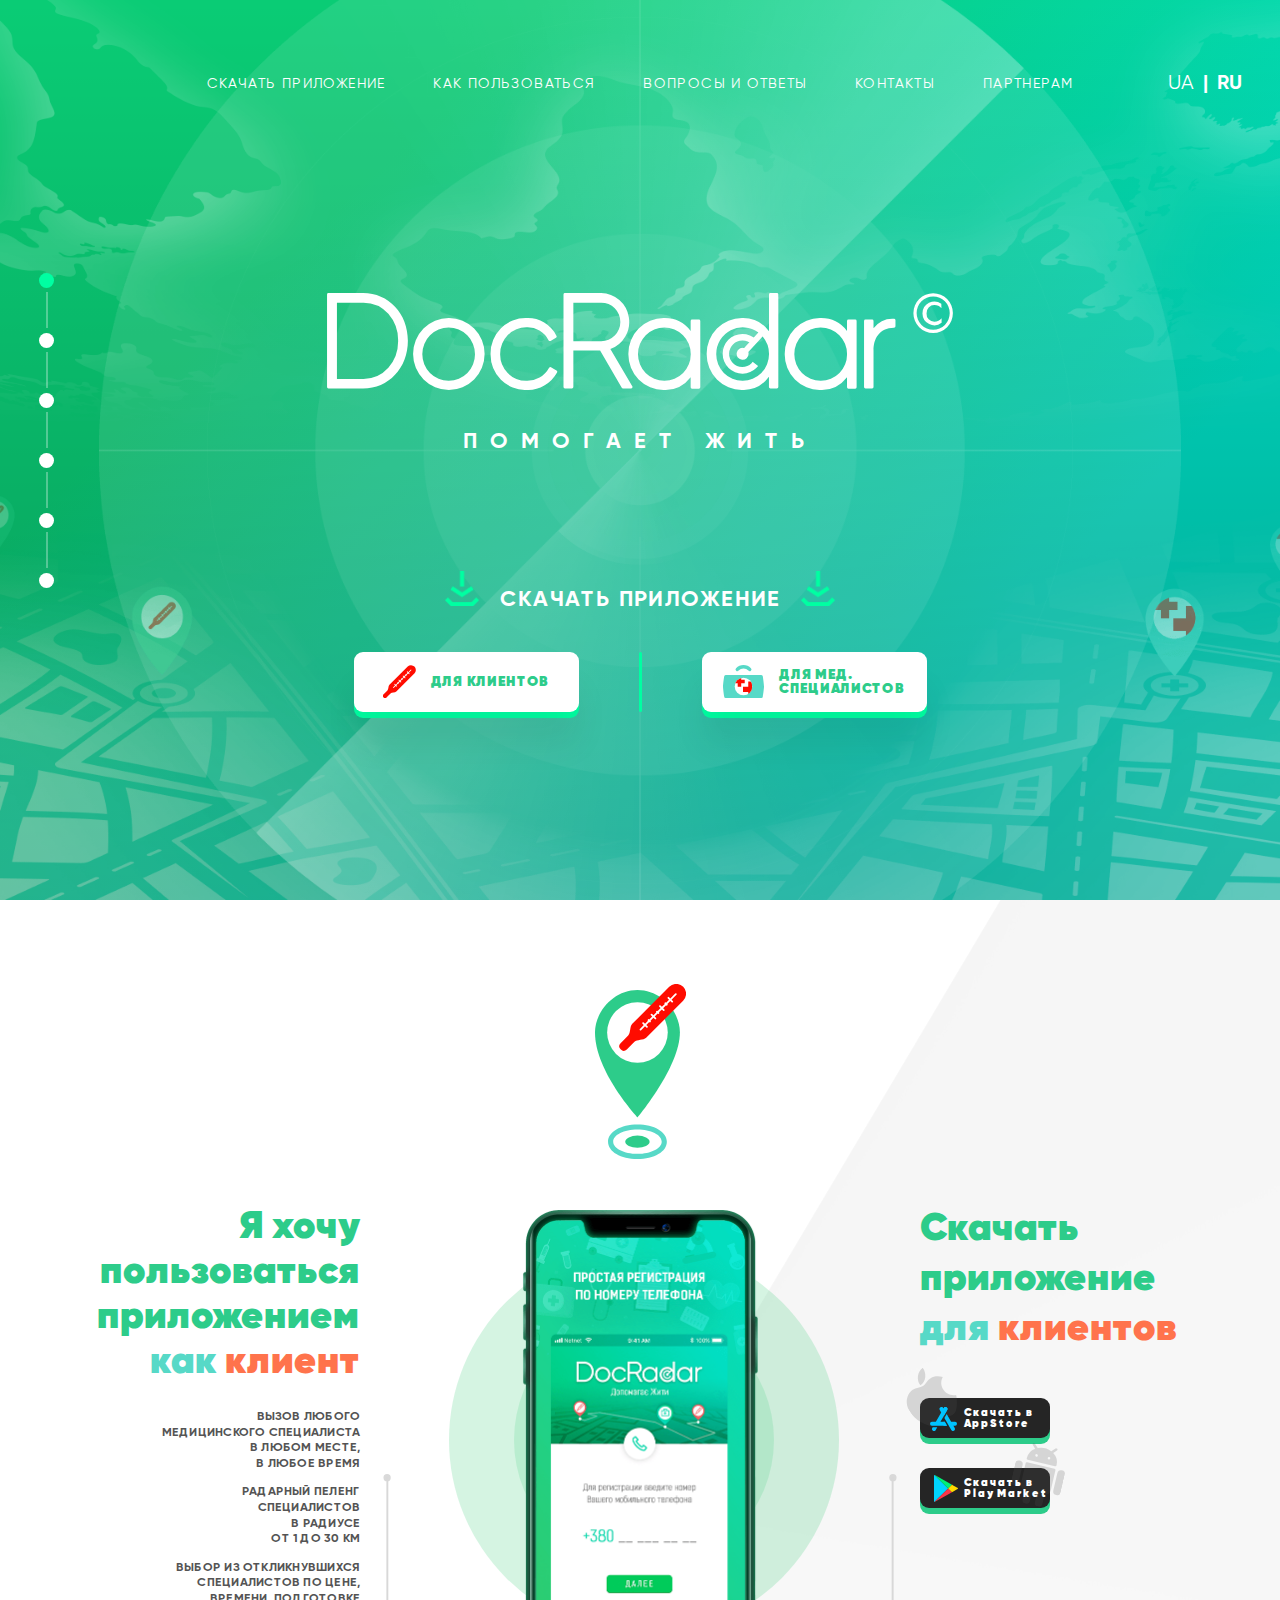
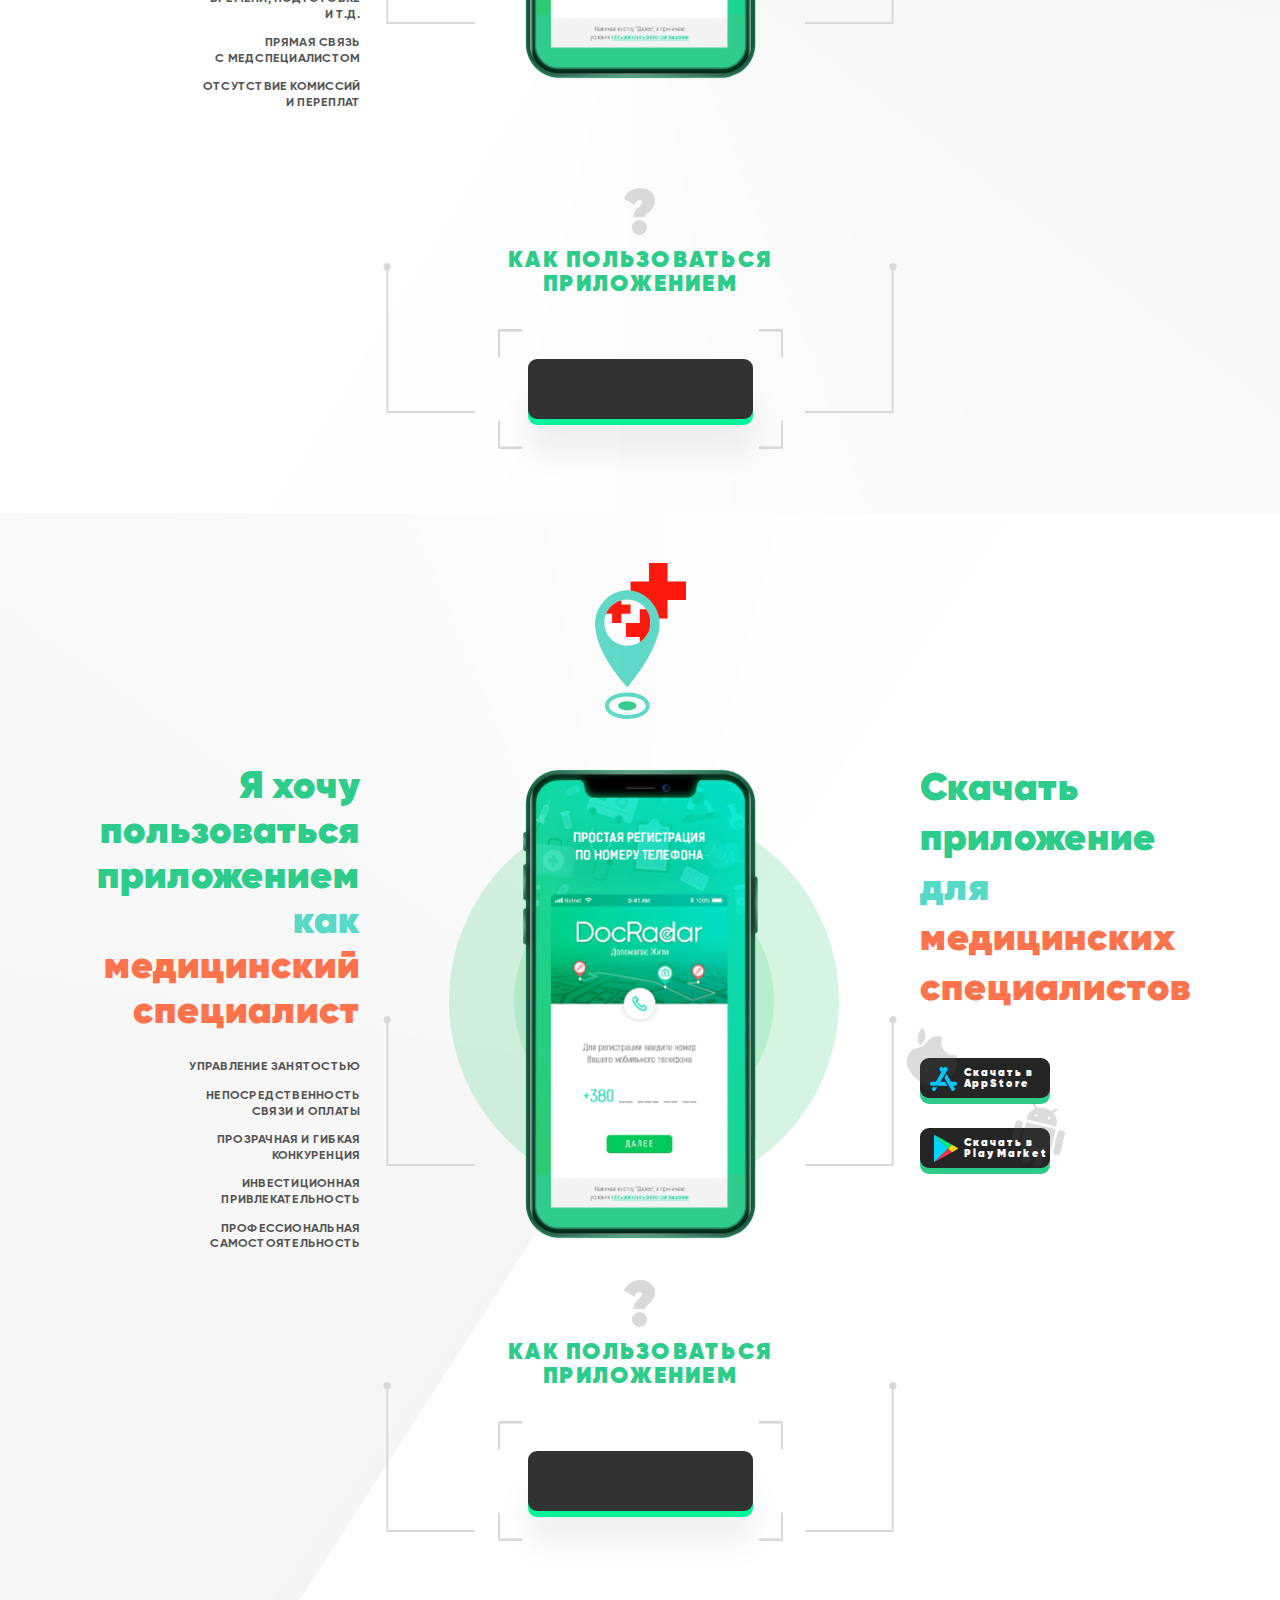
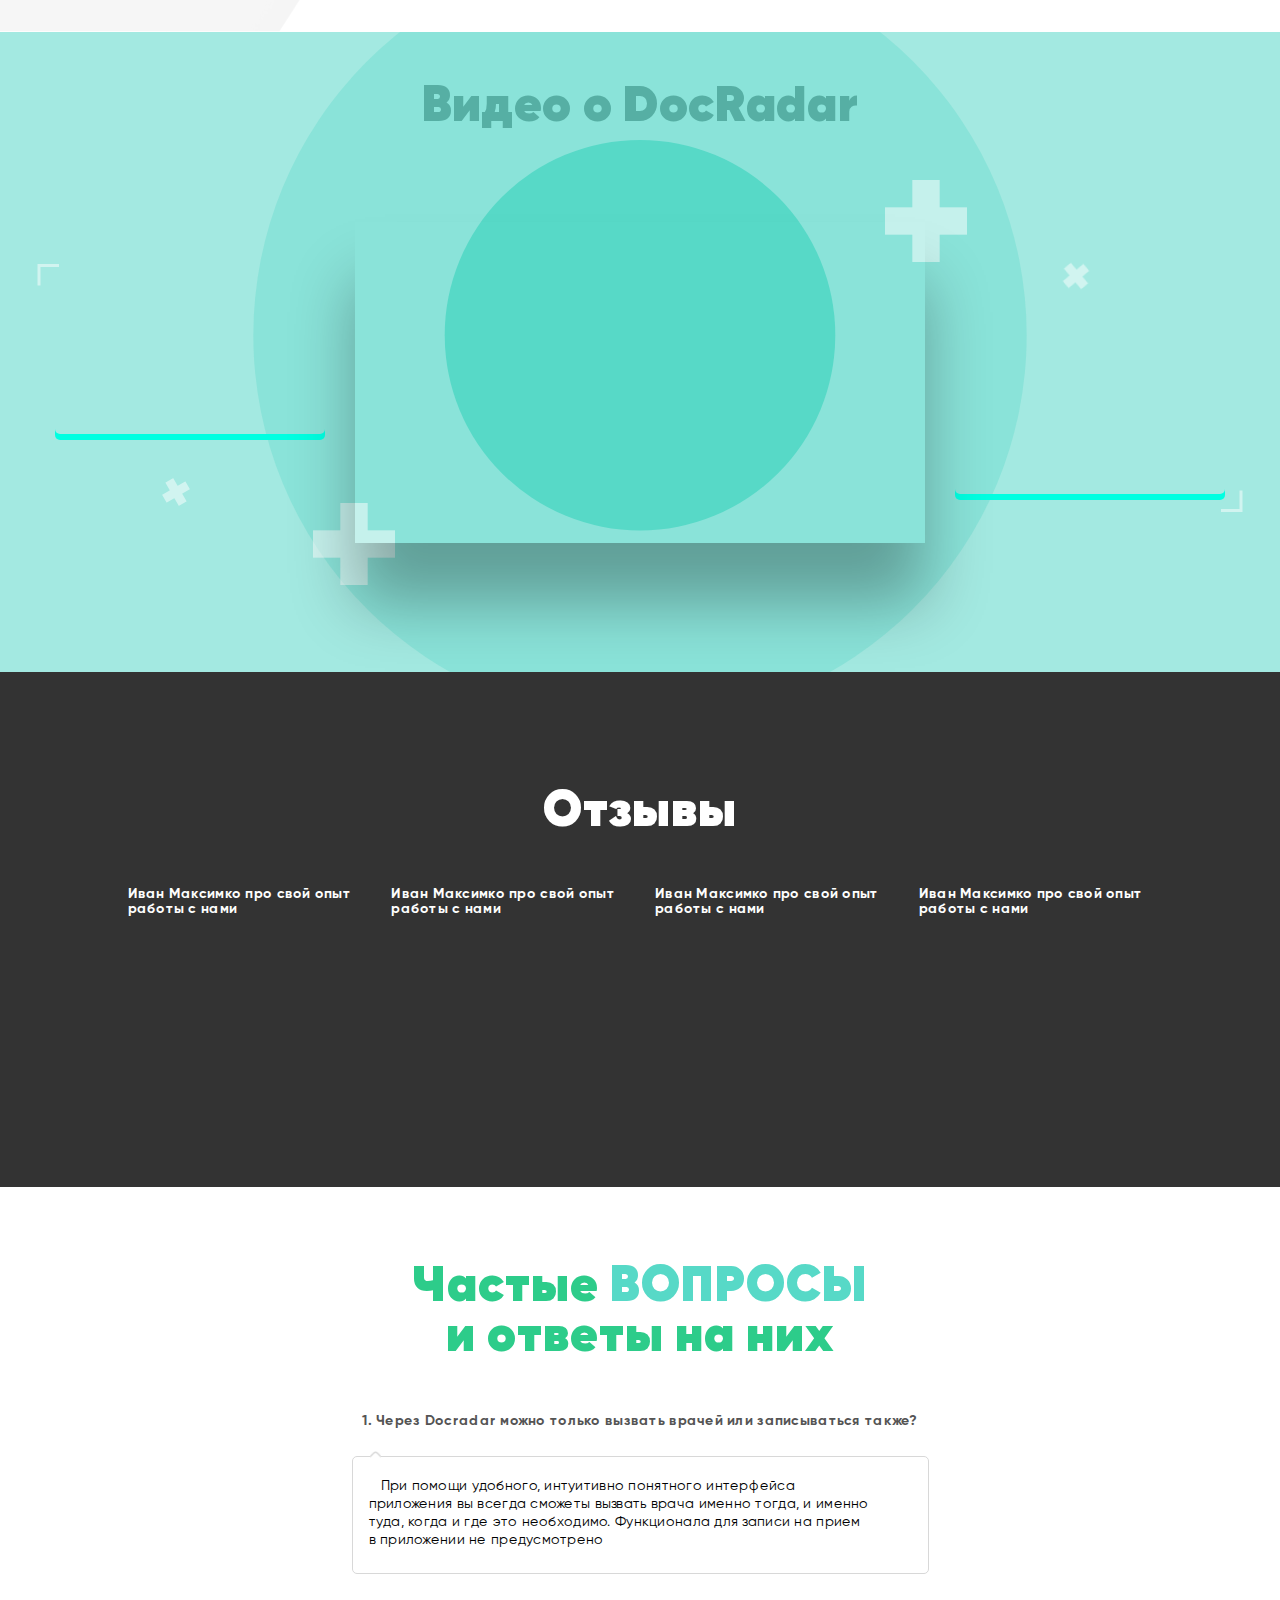
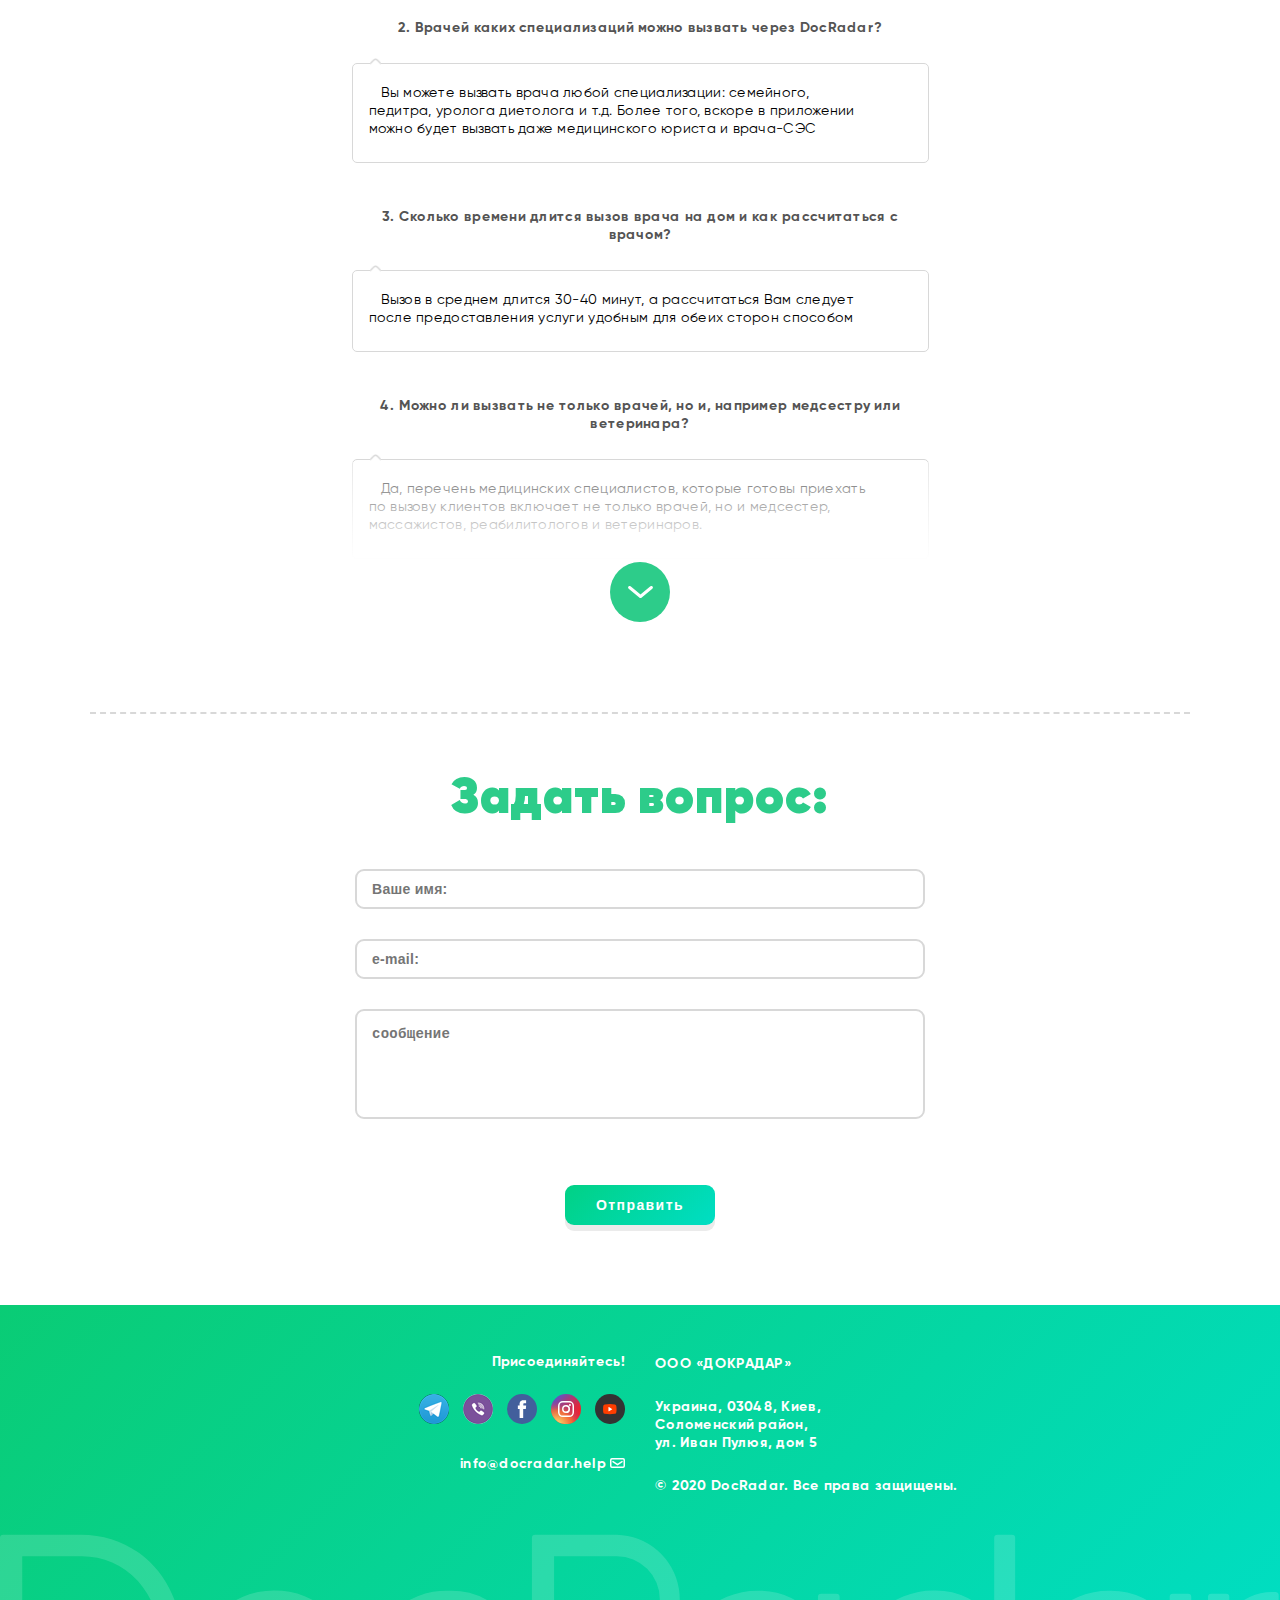
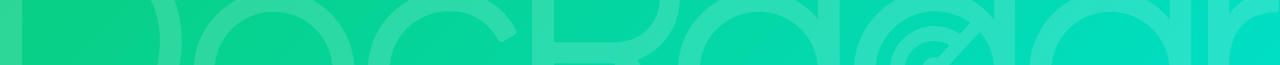
<file: index.html>
<!DOCTYPE html>
<html>
<head>
    <meta charset="utf-8"/>
    <!--[if lt IE 9]>
    <script src="https://cdnjs.cloudflare.com/ajax/libs/html5shiv/3.7.3/html5shiv.min.js"></script><![endif]-->
    <title></title>
    <meta name="keywords" content=""/>
    <meta name="viewport" content="width=device-width, initial-scale=1.0">
    <meta name="description" content=""/>
    <link href="css/style.css" rel="stylesheet">
    <link href="css/respon.css" rel="stylesheet">
</head>

<body>
<div class="wrapper">
    <section class="block1 wrap-block section-li light" id="block1">
        <div class="radar_big">
            <img src="images/radar_big-min.png" alt="">
        </div>
        <div class="radar_small">
            <img src="images/radar_s.png" alt="">
        </div>
        <header class="header">

            <h1>DocRadar - помогает жить</h1>
            <div class="toggle-button">
                <div class="menu-bar menu-bar-top"></div>
                <div class="menu-bar menu-bar-middle"></div>
                <div class="menu-bar menu-bar-bottom"></div>
            </div>
            <div class="main-menu">
                <div class="toggle-close-in_menu">
                    <div class="menu-bar menu-bar-top"></div>
                    <div class="menu-bar menu-bar-middle"></div>
                </div>
                <div class="toggle-button-in_menu">
                    <div class="menu-bar menu-bar-top"></div>
                    <div class="menu-bar menu-bar-middle"></div>
                    <div class="menu-bar menu-bar-bottom"></div>
                </div>
                <nav>
                    <a href="#block1">
                        СКАЧАТЬ ПРИЛОЖЕНИЕ
                    </a>
                    <a href="#howto">
                        КАК ПОЛЬЗОВАТЬСЯ
                    </a>
                    <a href="#answer-faq">
                        ВОПРОСЫ И ОТВЕТЫ
                    </a>
                    <a href="#contact-block">
                        КОНТАКТЫ
                    </a>
                    <a href="index-corp-ru.html">
                        партнерам
                    </a>
                </nav>
                <ul class="lang-mob">
                    <li>
                        <a href="index-ua.html">ua</a>
                    </li>
                    <li>
                        <a href="index.html">ru</a>
                    </li>
                </ul>
            </div>
            <div class="lang">
                <a href="index-ua.html">UA</a><span>|</span><a class="active" href="index.html">RU</a>
            </div>
        </header>
        <div class="central-block1">
            <h3>
                Твое здоровье и безопасность <br>
                в любой точке планеты
            </h3>
            <div class="logo-main">
                <img src="images/logo_.svg" alt="DocRadar" class="main-logo">
                <span>помогает жить</span>
            </div>
            <h3 class="block1-about-m">
                <span class="middle-text-m">Твое</span> <span class="big-text-m">здоровье</span><br><span class="middle-text-m-bold"> и безопасность</span> <br>
                в любой точке планеты
            </h3>
            <div class="block1-bottom-btn">
                <p><span>СКАЧАТЬ ПРИЛОЖЕНИЕ</span></p>
                <div class="dwnl-btn">
                    <a href="#">
                        <img src="images/client_icn.svg" alt="">
                        <span>Для клиентов</span>
                    </a>
                    <i class="v-line"></i>
                    <a href="#">
                        <img src="images/med_spec_icn.svg" alt="">
                        <span>Для Мед. <br>специалистов</span>
                    </a>
                </div>
            </div>

        </div>
    </section>
    <section class="block2 block2_original wrap-block section-li grey">
        <div class="block2_top_icon">
            <img src="images/block2_map-icn.svg" alt="">
        </div>
        <div class="block2_phone-block">
            <div class="block2_left-text">
                <h3>
                    Я хочу <br>
                    пользоваться <br>
                    приложением <br>
                    <span class="turquoise">как</span> <span class="coral">клиент</span>
                </h3>
                <ul>
                    <li>
                        <p>Вызов любого <br> медицинского специалиста <br> в любом месте, <br> в любое время</p>
                    </li>
                    <li>
                        <p>Радарный пеленг <br> специалистов <br> в радиусе <br> от 1 до 30 км</p>
                    </li>
                    <li>
                        <p>Выбор из откликнувшихся <br> специалистов по цене,<br> времени, подготовке <br> и т.д. </p>
                    </li>
                    <li>
                        <p>Прямая связь <br> с медспециалистом</p>
                    </li>
                    <li>
                        <p>Отсутствие комиссий <br>и переплат </p>
                    </li>
                </ul>
            </div>
            <div class="block2_phone">
                <div class="block2_radar">
                    <img class="block2_radar-image" src="images/block2_radar.svg" alt="">
                </div>
                <img src="images/block2-phone.png" alt="">
            </div>
            <div class="block2_youtube-btn">
                <span class="vopros">?</span>
                <h4 id="howto">КАК ПОЛЬЗОВАТЬСЯ <br>
                    ПРИЛОЖЕНИЕМ</h4>
                <div class="youtube-button">
                    <a href="#">
                        <iframe src="https://www.youtube.com/embed/_kf44b7SjxY" frameborder="0" allow="accelerometer; autoplay; encrypted-media; gyroscope; picture-in-picture" allowfullscreen></iframe>
                    </a>
                </div>
            </div>
            <div class="block2_right-text">
                <h3>
                    Скачать<br>
                    приложение<br>
                    <span class="turquoise">для</span> <span class="coral">клиентов</span>
                </h3>
                <ul class="download_btn">
                    <li class="block2_appstore appstore dwnld-btn">
                        <a href="#">
                            <span>Скачать в
                            AppStore</span>
                        </a>
                    </li>
                    <li class="block2_play-market play-market dwnld-btn">
                        <a href="#">
                            <span>Скачать в
                            Play Market</span>
                        </a>
                    </li>
                </ul>
            </div>
        </div>
        <div class="block2_youtube-btn">
            <span class="vopros">?</span>
            <h4>КАК ПОЛЬЗОВАТЬСЯ <br>
                ПРИЛОЖЕНИЕМ</h4>
            <div class="youtube-button">
                <a href="#">
                    <iframe src="https://www.youtube.com/embed/_kf44b7SjxY" frameborder="0" allow="accelerometer; autoplay; encrypted-media; gyroscope; picture-in-picture" allowfullscreen></iframe>
                </a>
            </div>
        </div>
    </section>
    <section class="block2 block3 wrap-block section-li dark">
        <div class="block2_top_icon">
            <img src="images/block3_map-icn.svg" alt="">
        </div>
        <div class="block2_phone-block">

            <div class="block2_phone">
                <div class="block2_radar">
                    <img class="block2_radar-image" src="images/block2_radar.svg" alt="">
                </div>
                <img src="images/block2-phone.png" alt="">
            </div>
            <div class="block2_left-text">
                <h3>
                    Я хочу <br>
                    пользоваться <br>
                    приложением <br>
                    <span class="turquoise">как </span><span class="coral">медицинский <br>специалист</span>
                </h3>
                <ul>
                    <li>
                        <p>Управление занятостью</p></li>

                    <li>
                        <p>Непосредственность <br> связи и оплаты</p></li>

                    <li>
                        <p>Прозрачная и гибкая <br> конкуренция</p></li>

                    <li>
                        <p>Инвестиционная <br> привлекательность</p></li>

                    <li>
                        <p>Профессиональная <br> самостоятельность</p></li>
                </ul>
            </div>


            <div class="block2_youtube-btn">
                <span class="vopros">?</span>
                <h4>КАК ПОЛЬЗОВАТЬСЯ <br>
                    ПРИЛОЖЕНИЕМ</h4>
                <div class="youtube-button">
                    <a href="#">
                        <iframe src="https://www.youtube.com/embed/_kf44b7SjxY" frameborder="0" allow="accelerometer; autoplay; encrypted-media; gyroscope; picture-in-picture" allowfullscreen></iframe>
                    </a>
                </div>
            </div>
            <div class="block2_right-text">
                <h3>
                    Скачать<br>
                    приложение<br>
                    <span class="turquoise">для</span> <span class="coral">медицинских специалистов</span>
                </h3>
                <ul class="download_btn">
                    <li class="block2_appstore appstore dwnld-btn">
                        <a href="#">
                            <span>Скачать в
                            AppStore</span>
                        </a>
                    </li>
                    <li class="block2_play-market play-market dwnld-btn">
                        <a href="#">
                            <span>Скачать в
                            Play Market</span>
                        </a>
                    </li>
                </ul>
            </div>
        </div>
        <div class="block2_youtube-btn">
            <span class="vopros">?</span>
            <h4>КАК ПОЛЬЗОВАТЬСЯ <br>
                ПРИЛОЖЕНИЕМ</h4>
            <div class="youtube-button">
                <a href="#">
                    <iframe src="https://www.youtube.com/embed/_kf44b7SjxY" frameborder="0" allow="accelerometer; autoplay; encrypted-media; gyroscope; picture-in-picture" allowfullscreen></iframe>
                </a>
            </div>
        </div>
    </section>
    <section class="block4 wrap-block section-li light">
        <h3>Видео о DocRadar</h3>
        <div class="block4_video">
            <div class="block4_video-left">
                <iframe src="https://www.youtube.com/embed/_kf44b7SjxY" frameborder="0" allow="accelerometer; autoplay; encrypted-media; gyroscope; picture-in-picture" allowfullscreen></iframe>
            </div>
            <div class="block4_video-central">
                <iframe src="https://www.youtube.com/embed/_kf44b7SjxY" frameborder="0" allow="accelerometer; autoplay; encrypted-media; gyroscope; picture-in-picture" allowfullscreen></iframe>
            </div>
            <div class="block4_video-right">
                <iframe src="https://www.youtube.com/embed/_kf44b7SjxY" frameborder="0" allow="accelerometer; autoplay; encrypted-media; gyroscope; picture-in-picture" allowfullscreen></iframe>
            </div>
        </div>
    </section>
    <section class="block5 wrap-block section-li light">
        <h3>Отзывы</h3>
        <div class="block5_video-wrap">
            <div class="block5_video">

                <h5>Иван Максимко про свой опыт
                    работы с нами</h5>
                <div class="block5_video-frame">
                    <iframe src="https://www.youtube.com/embed/_kf44b7SjxY" frameborder="0" allow="accelerometer; autoplay; encrypted-media; gyroscope; picture-in-picture" allowfullscreen></iframe>
                </div>
            </div>
            <div class="block5_video">

                <h5>Иван Максимко про свой опыт
                    работы с нами</h5>
                <div class="block5_video-frame">
                    <iframe src="https://www.youtube.com/embed/_kf44b7SjxY" frameborder="0" allow="accelerometer; autoplay; encrypted-media; gyroscope; picture-in-picture" allowfullscreen></iframe>
                </div>
            </div>
            <div class="block5_video">

                <h5>Иван Максимко про свой опыт
                    работы с нами</h5>
                <div class="block5_video-frame">
                    <iframe src="https://www.youtube.com/embed/_kf44b7SjxY" frameborder="0" allow="accelerometer; autoplay; encrypted-media; gyroscope; picture-in-picture" allowfullscreen></iframe>
                </div>
            </div>
            <div class="block5_video">

                <h5>Иван Максимко про свой опыт
                    работы с нами</h5>
                <div class="block5_video-frame">
                    <iframe src="https://www.youtube.com/embed/_kf44b7SjxY" frameborder="0" allow="accelerometer; autoplay; encrypted-media; gyroscope; picture-in-picture" allowfullscreen></iframe>
                </div>
            </div>
        </div>
        <span class="slidedwn"></span>
    </section>
    <section class="block6 wrap-block section-li dark" id="answer-faq">
        <h3>
            Частые <span class="turquoise">ВОПРОСЫ</span> <br>
            и ответы на них
        </h3>
        <div class="block-faq">
            <ul>
                <li>
                    <p class="question-faq">1. Через Docradar можно только вызвать врачей или записываться также?</p>
                    <p class="answer-faq">При помощи удобного, интуитивно понятного интерфейса приложения вы всегда сможеты вызвать врача именно тогда, и именно туда, когда и где это необходимо. Функционала для
                        записи на прием в приложении не предусмотрено</p>
                </li>
                <li>
                    <p class="question-faq">2. Врачей каких специализаций можно вызвать через DocRadar?</p>
                    <p class="answer-faq">Вы можете вызвать врача любой специализации: семейного, педитра, уролога диетолога и т.д. Более того, вскоре в приложении можно будет вызвать даже медицинского
                        юриста и врача-СЭС</p>
                </li>
                <li>
                    <p class="question-faq">3. Сколько времени длится вызов врача на дом и как рассчитаться с врачом?</p>
                    <p class="answer-faq">Вызов в среднем длится 30-40 минут, а рассчитаться Вам следует после предоставления услуги удобным для обеих сторон способом</p>
                </li>
                <li>
                    <p class="question-faq">4. Можно ли вызвать не только врачей, но и, например медсестру или ветеринара?</p>
                    <p class="answer-faq">Да, перечень медицинских специалистов, которые готовы приехать по вызову клиентов включает не только врачей, но и медсестер, массажистов, реабилитологов и
                        ветеринаров.</p>
                </li>
                <li>
                    <p class="question-faq">5. Как приложение может помочь в экстренной ситуации?</p>
                    <p class="answer-faq">Зарегистрированные в приложении спасатели увидят, что рядом с ними происходит чрезвычайная ситуация и смогут предоставить потерпевшему домедицинскую помощь.</p>
                </li>
                <li>
                    <p class="question-faq">6. Должен врач или другой медицинский специалист заниматься своим продвижением на DocRadar?</p>
                    <p class="answer-faq">Нет. Единственная инвестиция от врача, тем более, что первые три вызова - без комиссии, необходимая для привлечения новых клиентов, а размер ее состоавляет всего 20% от
                        стоимости вызова.</p>
                </li>
                <li>
                    <p class="question-faq">7. Есть ли у вас взаимовыгодное предложение для корпоративных клиентов?</p>
                    <p class="answer-faq">Предложение такое есть и оно содержит много преимуществ для корпоративных клиентов, подробнее <a href="index-corp-ru.html">здесь</a></p>
                </li>
            </ul>
        </div>
        <span class="slidedwn-faq"></span>
    </section>
    <div class="block7 wrap-block">
        <h3>
            Задать вопрос:
        </h3>
        <div class="form-bottom">
            <form class="form-question">
                <!-- Hidden Required Fields -->
                <input type="hidden" name="project_name" value="Site Name">
                <input type="hidden" name="admin_email" value="xjna0@wimsg.com">
                <input type="hidden" name="form_subject" value="Form Subject">
                <!-- END Hidden Required Fields -->

                <input type="text" id="user_name" name="Name" placeholder="Ваше имя:" required><br>
                <input type="text" name="E-mail" id="user_email" placeholder="e-mail:" required><br>
                <textarea name="message" id="text_comment" placeholder="сообщение"></textarea><br>
                <button>Отправить</button>
            </form>
        </div>
    </div>

    <footer class="footer" id="contact-block">
        <div class="footer-left">
            <span>Присоединяйтесь!</span>
            <div class="soc-footer">
                <a href="#" target="_blank"><img src="images/telegram-min.png" alt=""></a>
                <a href="#" target="_blank"><img src="images/viber-min.png" alt=""></a>
                <a href="#" target="_blank"><img src="images/fb.svg" alt=""></a>
                <a href="#" target="_blank"><img src="images/instag.svg" alt=""></a>
                <a href="#" target="_blank"><img src="images/youtube_icn.svg" alt=""></a>
            </div>
            <a class="mailto_footer" href="mailto:info@docradar.help">info@docradar.help<img src="images/mail_icn.svg" alt=""></a>
        </div>
        <div class="footer-right">
            <p>
                ООО «ДОКРАДАР»
            </p>
            <p>
                Украина, 03048, Киев, <br>
                Соломенский район, <br>
                ул. Иван Пулюя, дом 5
            </p>
            <p class="copyright-pc">
                © 2020 DocRadar. Все права защищены.
            </p>
        </div>

        <p class="copyright-mob">
            © 2020 DocRadar. Все права защищены.
        </p>
    </footer>
</div>
<div class="overlay_popup"></div>

<div id="successfully" class="popup">
    <div class="modal-content">
        <img src="images/modal_icn.svg" alt="">
        <h4>
            Спасибо <br>
            <span class="turquoise">за вопрос!</span>
        </h4>
        <p>Ответ появится уже в скором времени</p>
    </div>

</div>
<script src="https://ajax.googleapis.com/ajax/libs/jquery/1.7.1/jquery.min.js" type="text/javascript"></script>
<script src="js/jq-vertical-dot-nav.js"></script>
<script src="js/scripts.js"></script>

</body>
</html>
</file>
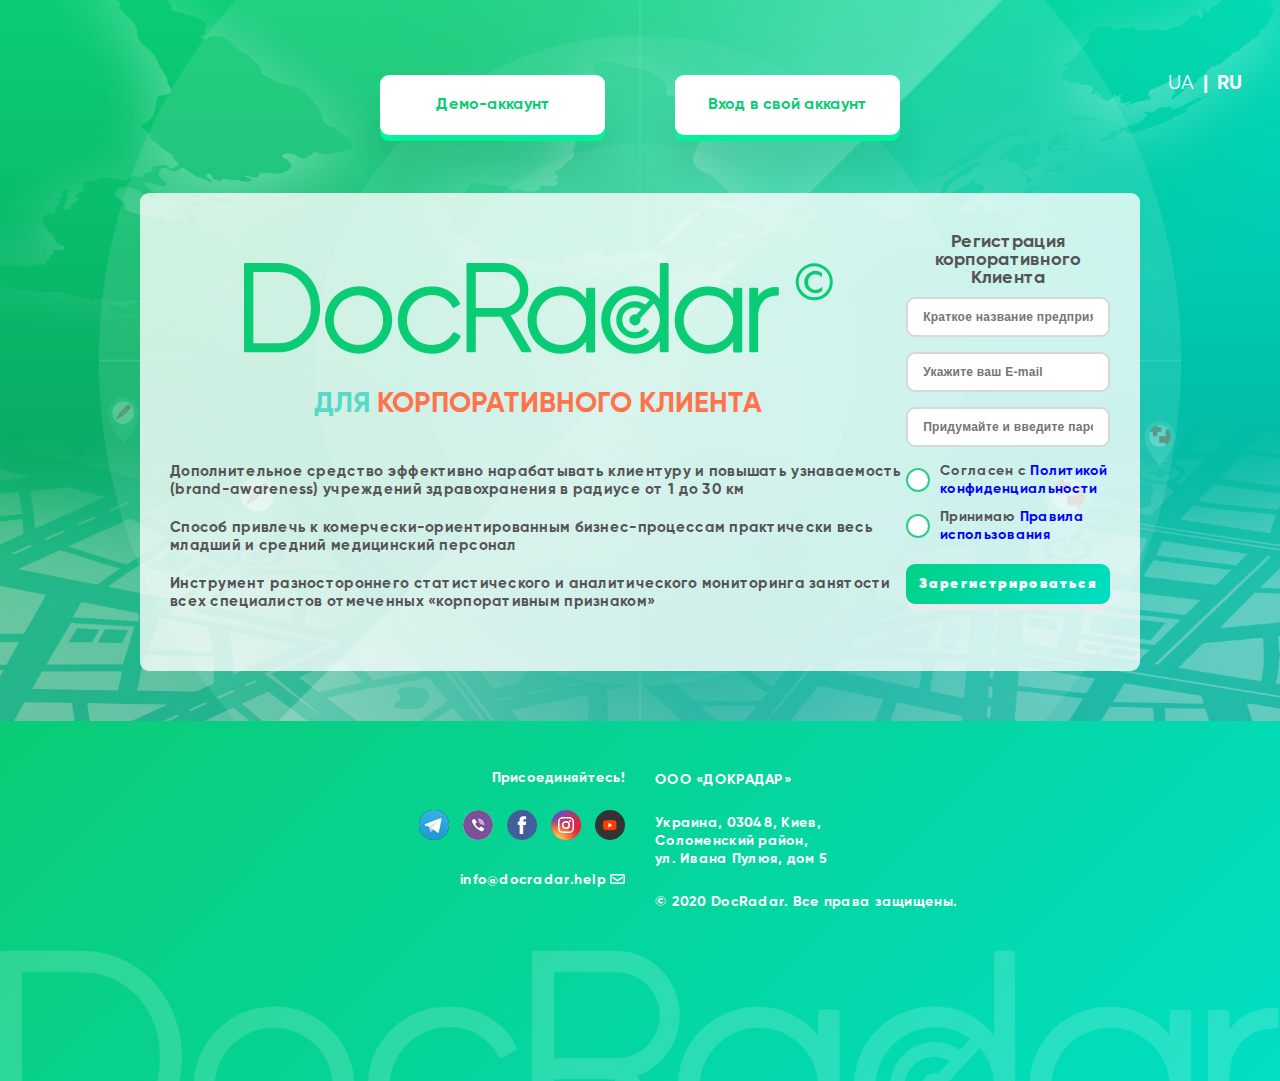
<file: index-corp-ru.html>
<!DOCTYPE html>
<html>
<head>
    <meta charset="utf-8"/>
    <!--[if lt IE 9]>
    <script src="https://cdnjs.cloudflare.com/ajax/libs/html5shiv/3.7.3/html5shiv.min.js"></script><![endif]-->
    <title></title>
    <meta name="keywords" content=""/>
    <meta name="viewport" content="width=device-width, initial-scale=1.0">
    <meta name="description" content=""/>
    <link href="css/style.css" rel="stylesheet">
    <link href="css/respon.css" rel="stylesheet">
</head>

<body>
<div class="wrapper corp-page">
    <section class="block1 wrap-block section-li light" id="block1">
        <div class="radar_big">
            <img src="images/radar_big-min.png" alt="">
        </div>
        <div class="radar_small">
            <img src="images/radar_s.png" alt="">
        </div>
        <header class="header ">
            <h1>DocRadar <br>Для <br>корпоративного <br> Клиента</h1>
            <div class="main-menu-corp">
                <nav>
                    <a href="#">
                        Демо-аккаунт
                    </a>
                    <a href="#">
                        Вход в свой аккаунт
                    </a>
                </nav>
                <ul class="lang-mob">
                    <li>
                        <a href="index-corp.html">ua</a>
                    </li>
                    <li>
                        <a href="index-corp-ru.html">ru</a>
                    </li>
                </ul>
            </div>
            <div class="lang">
                <a href="index-corp.html">UA</a><span>|</span><a class="active" href="index-corp-ru.html">RU</a>
            </div>
        </header>
        <div class="central-block1">
            <div class="corp-wrap">
                <div class="corp-text_left-block">
                    <h2>
                        <svg xmlns="http://www.w3.org/2000/svg" xmlns:xlink="http://www.w3.org/1999/xlink" viewBox="0 0 196.2 30.2">
                            <defs>
                                <style>.ad6f90eb-14f6-4215-8a23-5d27726a40c4 {
                                    fill: none;
                                }

                                .b6caaa6c-e26e-4690-a6e6-1b8dbd0808c8 {
                                    fill: #0acc75;
                                }

                                .a7c5f2fa-dd3a-4f59-ab61-9cb90faeb889 {
                                    clip-path: url(#a94861f8-a511-475c-86f9-c61e4d2d48bd);
                                }</style>
                                <clipPath id="a94861f8-a511-475c-86f9-c61e4d2d48bd">
                                    <path class="ad6f90eb-14f6-4215-8a23-5d27726a40c4"
                                          d="M128.75,26.67l5-1.14,1.87-2.39-3.53-2.76-1.54,2.12-3.26-1.38V17.07l3.37-1.72,2.13.15,1.87-2.21-4.44-2.12-5.85,3.7L123.6,19l.28,3.28s2.41,2.86,2.75,3.09S128.75,26.67,128.75,26.67Z"/>
                                </clipPath>
                            </defs>
                            <title>logo_</title>
                            <g id="b825ef10-1b59-4b7d-b779-7b7be75b5ee5" data-name="Слой 2">
                                <g id="ac69b9c3-e3d7-4413-bdd5-846b47d2f050" data-name="Слой 1">
                                    <path class="b6caaa6c-e26e-4690-a6e6-1b8dbd0808c8"
                                          d="M11.29,0H.46A.45.45,0,0,0,0,.46V29.28a.45.45,0,0,0,.46.46H11.29c8,0,14.05-6.39,14.05-14.87S19.3,0,11.29,0Zm7.93,23.31a10.53,10.53,0,0,1-7.93,3.46H3.1V3h8.19a10.5,10.5,0,0,1,7.93,3.47,12.52,12.52,0,0,1,3.06,8.43A12.54,12.54,0,0,1,19.22,23.31Z"/>
                                    <path class="b6caaa6c-e26e-4690-a6e6-1b8dbd0808c8"
                                          d="M38.14,7.78A11.21,11.21,0,1,0,49.39,19,11.13,11.13,0,0,0,38.14,7.78Zm0,19.52A8.2,8.2,0,0,1,29.87,19a8.25,8.25,0,1,1,16.5,0A8.18,8.18,0,0,1,38.14,27.3Z"/>
                                    <path class="b6caaa6c-e26e-4690-a6e6-1b8dbd0808c8"
                                          d="M71.92,24.11l-1.73-1a.43.43,0,0,0-.35,0,.44.44,0,0,0-.28.22,7.75,7.75,0,0,1-7,4A8.11,8.11,0,0,1,54.27,19a8.21,8.21,0,0,1,8.28-8.31,7.32,7.32,0,0,1,6.87,4,.46.46,0,0,0,.28.25.48.48,0,0,0,.37,0l1.69-1a.46.46,0,0,0,.18-.59,10.06,10.06,0,0,0-9.39-5.54A11,11,0,0,0,51.26,19,11,11,0,0,0,62.55,30.2a10.59,10.59,0,0,0,9.55-5.48A.47.47,0,0,0,71.92,24.11Z"/>
                                    <path class="b6caaa6c-e26e-4690-a6e6-1b8dbd0808c8"
                                          d="M88.81,17.45A9,9,0,0,0,85.94,0H74.57a.45.45,0,0,0-.45.46V29.28a.45.45,0,0,0,.45.46h2.19a.45.45,0,0,0,.45-.46V17.92h8.38l6.79,11.6a.45.45,0,0,0,.4.22h2.51a.45.45,0,0,0,.39-.23.45.45,0,0,0,0-.46ZM77.21,15V3h8.73a6,6,0,0,1,0,12Z"/>
                                    <path class="b6caaa6c-e26e-4690-a6e6-1b8dbd0808c8"
                                          d="M116.54,8.24h-2.1a.45.45,0,0,0-.46.45v3.13a10.33,10.33,0,0,0-8.4-4A11.05,11.05,0,0,0,94.46,19,11.05,11.05,0,0,0,105.58,30.2a10.33,10.33,0,0,0,8.4-4v3.12a.45.45,0,0,0,.46.46h2.1a.46.46,0,0,0,.46-.46V8.69A.46.46,0,0,0,116.54,8.24ZM105.75,27.3A8.2,8.2,0,0,1,97.48,19,8.25,8.25,0,1,1,114,19,8.19,8.19,0,0,1,105.75,27.3Z"/>
                                    <path class="b6caaa6c-e26e-4690-a6e6-1b8dbd0808c8"
                                          d="M141,0H139a.46.46,0,0,0-.46.46V11.89a10.15,10.15,0,0,0-8.39-4.11A11.06,11.06,0,0,0,119,19,11.06,11.06,0,0,0,130.13,30.2a10.15,10.15,0,0,0,8.39-4.11v3.19a.46.46,0,0,0,.46.46H141a.46.46,0,0,0,.46-.46V.46A.46.46,0,0,0,141,0ZM130.25,27.3A8.2,8.2,0,0,1,122,19a8.31,8.31,0,0,1,13.2-6.72l-4.47,4.85a1.87,1.87,0,1,0,1.41,1.82,1.92,1.92,0,0,0-.08-.55l4.48-4.87a8.31,8.31,0,0,1,2,5.47A8.2,8.2,0,0,1,130.25,27.3Z"/>
                                    <path class="b6caaa6c-e26e-4690-a6e6-1b8dbd0808c8"
                                          d="M165.54,8.24h-2.1a.45.45,0,0,0-.45.45v3.13a10.34,10.34,0,0,0-8.4-4A11,11,0,0,0,143.47,19,11,11,0,0,0,154.59,30.2a10.34,10.34,0,0,0,8.4-4v3.12a.45.45,0,0,0,.45.46h2.1a.45.45,0,0,0,.46-.46V8.69A.45.45,0,0,0,165.54,8.24ZM154.76,27.3A8.21,8.21,0,0,1,146.48,19,8.26,8.26,0,1,1,163,19,8.19,8.19,0,0,1,154.76,27.3Z"/>
                                    <path class="b6caaa6c-e26e-4690-a6e6-1b8dbd0808c8"
                                          d="M177.72,8a7.46,7.46,0,0,0-6.42,3V8.69a.45.45,0,0,0-.46-.45h-2.06a.45.45,0,0,0-.45.45V29.28a.45.45,0,0,0,.45.46h2.06a.45.45,0,0,0,.46-.46V17.84c0-3.39,1.69-7,6.42-7a.46.46,0,0,0,.46-.46v-2A.46.46,0,0,0,177.72,8Z"/>
                                    <g class="a7c5f2fa-dd3a-4f59-ab61-9cb90faeb889">
                                        <path class="b6caaa6c-e26e-4690-a6e6-1b8dbd0808c8"
                                              d="M130.29,25.12a6.19,6.19,0,1,1,6.1-6.18A6.15,6.15,0,0,1,130.29,25.12Zm0-10.31a4.13,4.13,0,1,0,4,4.13A4.09,4.09,0,0,0,130.29,14.81Z"/>
                                    </g>
                                    <path class="b6caaa6c-e26e-4690-a6e6-1b8dbd0808c8"
                                          d="M190,.07a6.19,6.19,0,1,1-6.2,6.2A6.21,6.21,0,0,1,190,.07Zm0,1a5.19,5.19,0,1,0,5.19,5.19A5.19,5.19,0,0,0,190,1.08Zm2.59,3.68a2.92,2.92,0,0,0-2.19-1,2.45,2.45,0,0,0-2.48,2.62,2.43,2.43,0,0,0,2.46,2.59,3,3,0,0,0,2.26-1.09V9.29a3.75,3.75,0,0,1-6-2.93,3.74,3.74,0,0,1,5.91-3Z"/>
                                </g>
                            </g>
                        </svg>
                        <br>
                        <span>
                            <span class="turquoise">ДЛЯ</span>
                            <span class="coral">КОРПОРАТИВНОГО
                                Клиента</span>
                        </span>
                    </h2>
                    <p>
                        Дополнительное средство эффективно нарабатывать клиентуру и повышать узнаваемость (brand-awareness) учреждений здравохранения в радиусе от 1 до 30 км
                    </p>
                    <p>Способ привлечь к комерчески-ориентированным бизнес-процессам практически весь младший и средний медицинский персонал</p>
                    <p>Инструмент разностороннего статистического и аналитического мониторинга занятости всех специалистов отмеченных «корпоративным признаком»
                    </p>
                </div>
                <div class="corp-input_right-block">
                    <form>
                        <h5>Регистрация корпоративного Клиента</h5>
                        <p>
                            <input type="text" name="name-corp" id="name-corp" placeholder="Краткое название предприятия/организации">
                        </p>
                        <p>
                            <input type="email" name="mail-corp" id="mail-corp" placeholder="Укажите ваш E-mail">
                        </p>
                        <p>
                            <input type="password" name="pass-corp" id="pass-corp" placeholder="Придумайте и введите пароль">
                        </p>
                        <p class="custom-checkbox-block">
                            <input type="checkbox" class="custom-checkbox" id="policy-top" name="policy-top" value="yes">
                            <label for="policy-top"></label>
                            <label for="policy-top">Согласен с <span class="blue-color">Политикой конфиденциальности</span></label>
                        </p>
                        <p class="custom-checkbox-block">
                            <input type="checkbox" class="custom-checkbox" id="terms-top" name="terms-top" value="yes">
                            <label for="terms-top"></label>
                            <label for="terms-top">Принимаю <span class="blue-color">Правила использования</span></label>
                        </p>
                        <p class="custom-checkbox-block">
                            <span class="send-btn">Зарегистрироваться</span>
                        </p>
                    </form>
                </div>
            </div>
        </div>
    </section>


    <footer class="footer" id="partner">
        <div class="footer-left">
            <span>Присоединяйтесь!</span>
            <div class="soc-footer">
                <a href="#" target="_blank"><img src="images/telegram-min.png" alt=""></a>
                <a href="#" target="_blank"><img src="images/viber-min.png" alt=""></a>
                <a href="#" target="_blank"><img src="images/fb.svg" alt=""></a>
                <a href="#" target="_blank"><img src="images/instag.svg" alt=""></a>
                <a href="#" target="_blank"><img src="images/youtube_icn.svg" alt=""></a>
            </div>
            <a class="mailto_footer" href="mailto:info@docradar.help">info@docradar.help<img src="images/mail_icn.svg" alt=""></a>
        </div>
        <div class="footer-right">
            <p>
                ООО «ДОКРАДАР»
            </p>
            <p>
                Украина, 03048, Киев, <br>
                Соломенский район, <br>
                ул. Ивана Пулюя, дом 5
            </p>
            <p class="copyright-pc">
                © 2020 DocRadar. Все права защищены.
            </p>
        </div>

        <p class="copyright-mob">
            © 2020 DocRadar. Все права защищены.
        </p>
    </footer>
    <nav id="dot-nav"></nav>
</div>
<div class="overlay_popup"></div>

<div id="check-data" class="popup">
    <div class="modal-content">
        <img src="images/block2_map-icn.svg" alt="">
        <h5>
            Проверьте введеные данные
        </h5>
        <div class="check-data-fields">
            <p>Краткое название предприятия: <span id="corp-pred-check">Казарез Василий Анатольевич</span></p>
            <p>Ваш E-mail: <span id="corp-email-check">test@gmail.com</span></p>
            <p>Ваш пароль: <span id="corp-pass-check">apmrgjkdg</span></p>
            <p>Согласен с Политикой конфиденциальности и <br> Правилами использования: <span id="corp-policy-check">Принимаю Правила использования</span></p>
        </div>
        <div class="check-data-btns">
            <button class="btn-green" id="send-btn-back">Назад</button>
            <button class="btn-green" id="send-btn-thx">Подтвердить</button>
        </div>


    </div>
</div>
<div id="successfully" class="popup">
    <div class="modal-content">
        <img src="images/modal_icn.svg" alt="">
        <h4>
            Поздравляем!
        </h4>
        <p>Ваши данные приняты DocRadаr. <br> Для подтверждения регистрации, перейдите по ссылке, <br> указанной в письме, отправленном на Ваш емейл</p>
    </div>
</div>
<script src="https://ajax.googleapis.com/ajax/libs/jquery/1.7.1/jquery.min.js" type="text/javascript"></script>
<script src="js/scripts.js"></script>

</body>
</html>
</file>
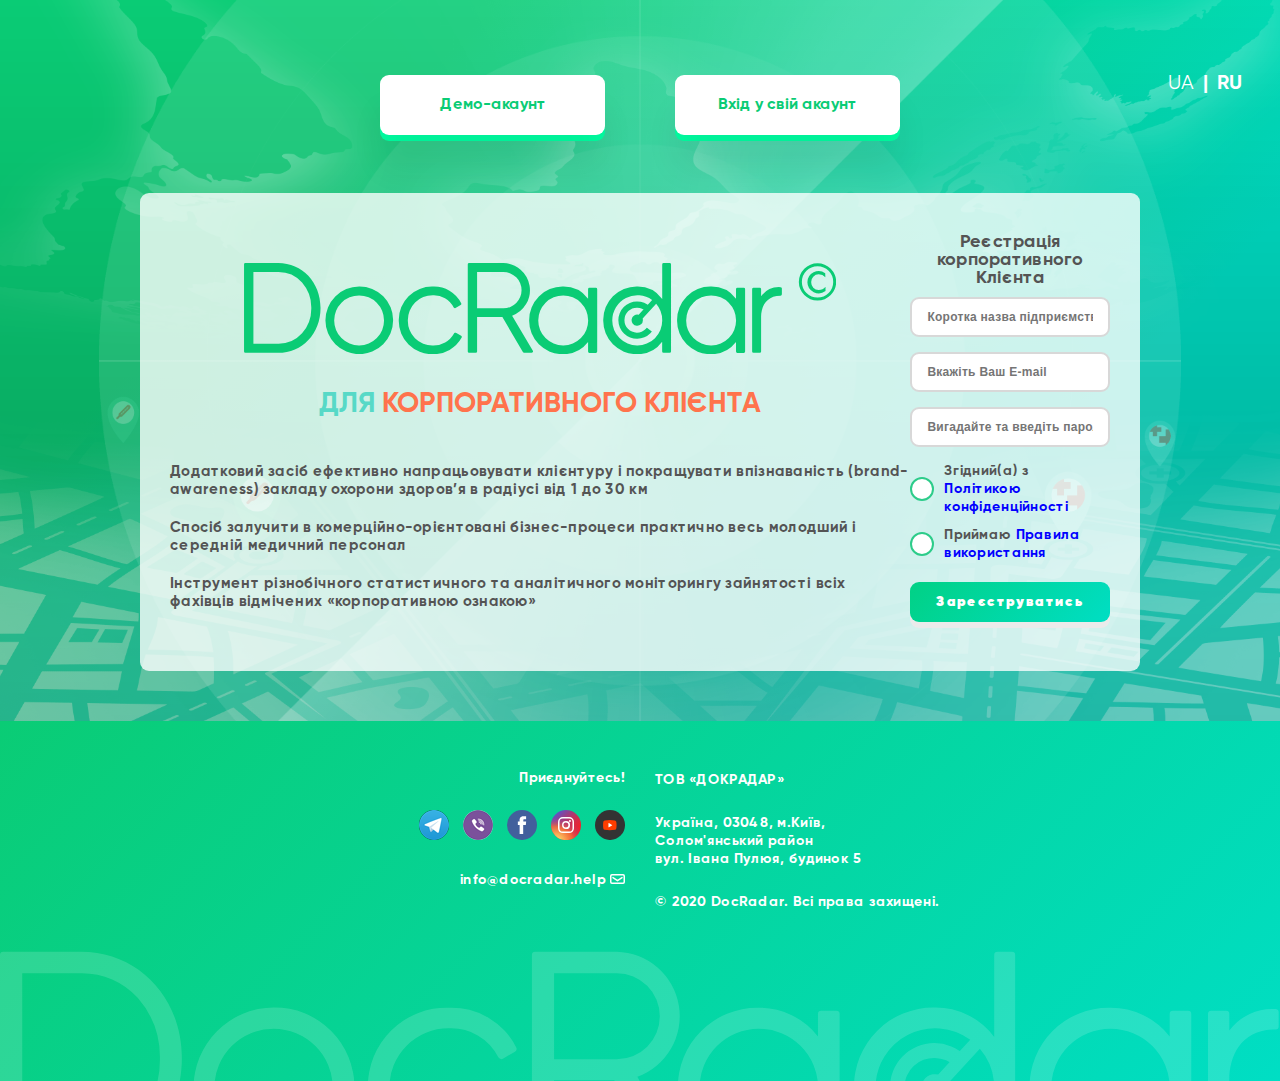
<file: index-corp.html>
<!DOCTYPE html>
<html>
<head>
    <meta charset="utf-8"/>
    <!--[if lt IE 9]>
    <script src="https://cdnjs.cloudflare.com/ajax/libs/html5shiv/3.7.3/html5shiv.min.js"></script><![endif]-->
    <title></title>
    <meta name="keywords" content=""/>
    <meta name="viewport" content="width=device-width, initial-scale=1.0">
    <meta name="description" content=""/>
    <link href="css/style.css" rel="stylesheet">
    <link href="css/respon.css" rel="stylesheet">
</head>

<body>
<div class="wrapper corp-page">
    <section class="block1 wrap-block  light" id="block1">
        <div class="radar_big">
            <img src="images/radar_big-min.png" alt="">
        </div>
        <div class="radar_small">
            <img src="images/radar_s.png" alt="">
        </div>
        <header class="header ">
            <h1>DocRadar <br>Для <br>корпоративного <br> Клієнта</h1>
            <div class="main-menu-corp">
                <nav>
                    <a href="#">
                        Демо-акаунт
                    </a>
                    <a href="#">
                        Вхід у свій акаунт
                    </a>
                </nav>
                <ul class="lang-mob">
                    <li>
                        <a href="index-corp.html">ua</a>
                    </li>
                    <li>
                        <a href="index-corp-ru.html">ru</a>
                    </li>
                </ul>
            </div>
            <div class="lang">
                <a href="index-corp.html">UA</a><span>|</span><a class="active" href="index-corp-ru.html">RU</a>
            </div>
        </header>
        <div class="central-block1">
            <div class="corp-wrap">
                <div class="corp-text_left-block">
                    <h2>
                        <svg xmlns="http://www.w3.org/2000/svg" xmlns:xlink="http://www.w3.org/1999/xlink" viewBox="0 0 196.2 30.2">
                            <defs>
                                <style>.ad6f90eb-14f6-4215-8a23-5d27726a40c4 {
                                    fill: none;
                                }

                                .b6caaa6c-e26e-4690-a6e6-1b8dbd0808c8 {
                                    fill: #0acc75;
                                }

                                .a7c5f2fa-dd3a-4f59-ab61-9cb90faeb889 {
                                    clip-path: url(#a94861f8-a511-475c-86f9-c61e4d2d48bd);
                                }</style>
                                <clipPath id="a94861f8-a511-475c-86f9-c61e4d2d48bd">
                                    <path class="ad6f90eb-14f6-4215-8a23-5d27726a40c4"
                                          d="M128.75,26.67l5-1.14,1.87-2.39-3.53-2.76-1.54,2.12-3.26-1.38V17.07l3.37-1.72,2.13.15,1.87-2.21-4.44-2.12-5.85,3.7L123.6,19l.28,3.28s2.41,2.86,2.75,3.09S128.75,26.67,128.75,26.67Z"/>
                                </clipPath>
                            </defs>
                            <title>logo_</title>
                            <g id="b825ef10-1b59-4b7d-b779-7b7be75b5ee5" data-name="Слой 2">
                                <g id="ac69b9c3-e3d7-4413-bdd5-846b47d2f050" data-name="Слой 1">
                                    <path class="b6caaa6c-e26e-4690-a6e6-1b8dbd0808c8"
                                          d="M11.29,0H.46A.45.45,0,0,0,0,.46V29.28a.45.45,0,0,0,.46.46H11.29c8,0,14.05-6.39,14.05-14.87S19.3,0,11.29,0Zm7.93,23.31a10.53,10.53,0,0,1-7.93,3.46H3.1V3h8.19a10.5,10.5,0,0,1,7.93,3.47,12.52,12.52,0,0,1,3.06,8.43A12.54,12.54,0,0,1,19.22,23.31Z"/>
                                    <path class="b6caaa6c-e26e-4690-a6e6-1b8dbd0808c8"
                                          d="M38.14,7.78A11.21,11.21,0,1,0,49.39,19,11.13,11.13,0,0,0,38.14,7.78Zm0,19.52A8.2,8.2,0,0,1,29.87,19a8.25,8.25,0,1,1,16.5,0A8.18,8.18,0,0,1,38.14,27.3Z"/>
                                    <path class="b6caaa6c-e26e-4690-a6e6-1b8dbd0808c8"
                                          d="M71.92,24.11l-1.73-1a.43.43,0,0,0-.35,0,.44.44,0,0,0-.28.22,7.75,7.75,0,0,1-7,4A8.11,8.11,0,0,1,54.27,19a8.21,8.21,0,0,1,8.28-8.31,7.32,7.32,0,0,1,6.87,4,.46.46,0,0,0,.28.25.48.48,0,0,0,.37,0l1.69-1a.46.46,0,0,0,.18-.59,10.06,10.06,0,0,0-9.39-5.54A11,11,0,0,0,51.26,19,11,11,0,0,0,62.55,30.2a10.59,10.59,0,0,0,9.55-5.48A.47.47,0,0,0,71.92,24.11Z"/>
                                    <path class="b6caaa6c-e26e-4690-a6e6-1b8dbd0808c8"
                                          d="M88.81,17.45A9,9,0,0,0,85.94,0H74.57a.45.45,0,0,0-.45.46V29.28a.45.45,0,0,0,.45.46h2.19a.45.45,0,0,0,.45-.46V17.92h8.38l6.79,11.6a.45.45,0,0,0,.4.22h2.51a.45.45,0,0,0,.39-.23.45.45,0,0,0,0-.46ZM77.21,15V3h8.73a6,6,0,0,1,0,12Z"/>
                                    <path class="b6caaa6c-e26e-4690-a6e6-1b8dbd0808c8"
                                          d="M116.54,8.24h-2.1a.45.45,0,0,0-.46.45v3.13a10.33,10.33,0,0,0-8.4-4A11.05,11.05,0,0,0,94.46,19,11.05,11.05,0,0,0,105.58,30.2a10.33,10.33,0,0,0,8.4-4v3.12a.45.45,0,0,0,.46.46h2.1a.46.46,0,0,0,.46-.46V8.69A.46.46,0,0,0,116.54,8.24ZM105.75,27.3A8.2,8.2,0,0,1,97.48,19,8.25,8.25,0,1,1,114,19,8.19,8.19,0,0,1,105.75,27.3Z"/>
                                    <path class="b6caaa6c-e26e-4690-a6e6-1b8dbd0808c8"
                                          d="M141,0H139a.46.46,0,0,0-.46.46V11.89a10.15,10.15,0,0,0-8.39-4.11A11.06,11.06,0,0,0,119,19,11.06,11.06,0,0,0,130.13,30.2a10.15,10.15,0,0,0,8.39-4.11v3.19a.46.46,0,0,0,.46.46H141a.46.46,0,0,0,.46-.46V.46A.46.46,0,0,0,141,0ZM130.25,27.3A8.2,8.2,0,0,1,122,19a8.31,8.31,0,0,1,13.2-6.72l-4.47,4.85a1.87,1.87,0,1,0,1.41,1.82,1.92,1.92,0,0,0-.08-.55l4.48-4.87a8.31,8.31,0,0,1,2,5.47A8.2,8.2,0,0,1,130.25,27.3Z"/>
                                    <path class="b6caaa6c-e26e-4690-a6e6-1b8dbd0808c8"
                                          d="M165.54,8.24h-2.1a.45.45,0,0,0-.45.45v3.13a10.34,10.34,0,0,0-8.4-4A11,11,0,0,0,143.47,19,11,11,0,0,0,154.59,30.2a10.34,10.34,0,0,0,8.4-4v3.12a.45.45,0,0,0,.45.46h2.1a.45.45,0,0,0,.46-.46V8.69A.45.45,0,0,0,165.54,8.24ZM154.76,27.3A8.21,8.21,0,0,1,146.48,19,8.26,8.26,0,1,1,163,19,8.19,8.19,0,0,1,154.76,27.3Z"/>
                                    <path class="b6caaa6c-e26e-4690-a6e6-1b8dbd0808c8"
                                          d="M177.72,8a7.46,7.46,0,0,0-6.42,3V8.69a.45.45,0,0,0-.46-.45h-2.06a.45.45,0,0,0-.45.45V29.28a.45.45,0,0,0,.45.46h2.06a.45.45,0,0,0,.46-.46V17.84c0-3.39,1.69-7,6.42-7a.46.46,0,0,0,.46-.46v-2A.46.46,0,0,0,177.72,8Z"/>
                                    <g class="a7c5f2fa-dd3a-4f59-ab61-9cb90faeb889">
                                        <path class="b6caaa6c-e26e-4690-a6e6-1b8dbd0808c8"
                                              d="M130.29,25.12a6.19,6.19,0,1,1,6.1-6.18A6.15,6.15,0,0,1,130.29,25.12Zm0-10.31a4.13,4.13,0,1,0,4,4.13A4.09,4.09,0,0,0,130.29,14.81Z"/>
                                    </g>
                                    <path class="b6caaa6c-e26e-4690-a6e6-1b8dbd0808c8"
                                          d="M190,.07a6.19,6.19,0,1,1-6.2,6.2A6.21,6.21,0,0,1,190,.07Zm0,1a5.19,5.19,0,1,0,5.19,5.19A5.19,5.19,0,0,0,190,1.08Zm2.59,3.68a2.92,2.92,0,0,0-2.19-1,2.45,2.45,0,0,0-2.48,2.62,2.43,2.43,0,0,0,2.46,2.59,3,3,0,0,0,2.26-1.09V9.29a3.75,3.75,0,0,1-6-2.93,3.74,3.74,0,0,1,5.91-3Z"/>
                                </g>
                            </g>
                        </svg>
                        <br>
                        <span>
                            <span class="turquoise">ДЛЯ</span>
                            <span class="coral">КОРПОРАТИВНОГО
                                Клієнта</span>
                        </span>
                    </h2>
                    <p>
                        Додатковий засіб ефективно напрацьовувати клієнтуру і покращувати впізнаваність (brand-awareness) закладу охорони здоров’я в радіусі від 1 до 30 км
                    </p>
                    <p>
                        Спосіб залучити в комерційно-орієнтовані бізнес-процеси практично весь молодший і середній медичний персонал
                    </p>
                    <p>
                        Інструмент різнобічного статистичного та аналітичного моніторингу зайнятості всіх фахівців відмічених «корпоративною ознакою»
                    </p>
                </div>
                <div class="corp-input_right-block">
                    <form>
                        <h5>Реєстрація корпоративного Клієнта</h5>
                        <p>
                            <input type="text" name="name-corp" id="name-corp" placeholder="Коротка назва підприємства/організації">
                        </p>
                        <p>
                            <input type="email" name="mail-corp" id="mail-corp" placeholder="Вкажіть Ваш E-mail">
                        </p>
                        <p>
                            <input type="password" name="pass-corp" id="pass-corp" placeholder="Вигадайте та введіть пароль">
                        </p>
                        <p class="custom-checkbox-block">
                            <input type="checkbox" class="custom-checkbox" id="policy-top" name="policy-top" value="yes">
                            <label for="policy-top"></label>
                            <label for="policy-top">Згідний(а) з <span class="blue-color">Політикою конфіденційності</span></label>
                        </p>
                        <p class="custom-checkbox-block">
                            <input type="checkbox" class="custom-checkbox" id="terms-top" name="terms-top" value="yes">
                            <label for="terms-top"></label>
                            <label for="terms-top">Приймаю <span class="blue-color">Правила використання</span></label>
                        </p>
                        <p class="custom-checkbox-block">
                            <span class="send-btn">Зареєструватись</span>
                        </p>
                    </form>
                </div>
            </div>
        </div>
    </section>


    <footer class="footer" id="partner">
        <div class="footer-left">
            <span>Приєднуйтесь!</span>
            <div class="soc-footer">
                <a href="#" target="_blank"><img src="images/telegram-min.png" alt=""></a>
                <a href="#" target="_blank"><img src="images/viber-min.png" alt=""></a>
                <a href="#" target="_blank"><img src="images/fb.svg" alt=""></a>
                <a href="#" target="_blank"><img src="images/instag.svg" alt=""></a>
                <a href="#" target="_blank"><img src="images/youtube_icn.svg" alt=""></a>
            </div>
            <a class="mailto_footer" href="mailto:info@docradar.help">info@docradar.help<img src="images/mail_icn.svg" alt=""></a>
        </div>
        <div class="footer-right">
            <p>
                ТОВ «ДОКРАДАР»
            </p>
            <p>
                Україна, 03048, м.Київ, <br>
                Солом'янський район <br>
                вул. Івана Пулюя, будинок 5
            </p>
            <p class="copyright-pc">
                © 2020 DocRadar. Всі права захищені.
            </p>
        </div>

        <p class="copyright-mob">
            © 2020 DocRadar. Всі права захищені.
        </p>
    </footer>
    <nav id="dot-nav"></nav>
</div>
<div class="overlay_popup"></div>

<div id="check-data" class="popup">
    <div class="modal-content">
        <img src="images/block2_map-icn.svg" alt="">
        <h5>
            Перевірте введені дані
        </h5>
        <div class="check-data-fields">
            <p>Коротка назва підприємства/організації: <span id="corp-pred-check">Казарез Василий Анатольевич</span></p>
            <p>Ваш E-mail: <span id="corp-email-check">test@gmail.com</span></p>
            <p>Ваш пароль: <span id="corp-pass-check">apmrgjkdg</span></p>
            <p>Згідний з Політикою конфіденційності: <span id="corp-polycy-check"> <br>Приймаю правила використання</span></p>
        </div>
        <div class="check-data-btns">
            <button class="btn-green" id="send-btn-back">Повернутися</button>
            <button class="btn-green" id="send-btn-thx">Підтвердити</button>
        </div>


    </div>
</div>
<div id="successfully" class="popup">
    <div class="modal-content">
        <img src="images/modal_icn.svg" alt="">
        <h4>
            Поздоровляємо!
        </h4>
        <p>Ваші дані прийняті DocRadаr. <br> Для підтвердження реєстрації, перейдіть за посиланням, <br>що вказане у листі надісланому на Вашу електронну скриньку</p>
    </div>
</div>
<script src="https://ajax.googleapis.com/ajax/libs/jquery/1.7.1/jquery.min.js" type="text/javascript"></script>
<script src="js/scripts.js"></script>

</body>
</html>
</file>
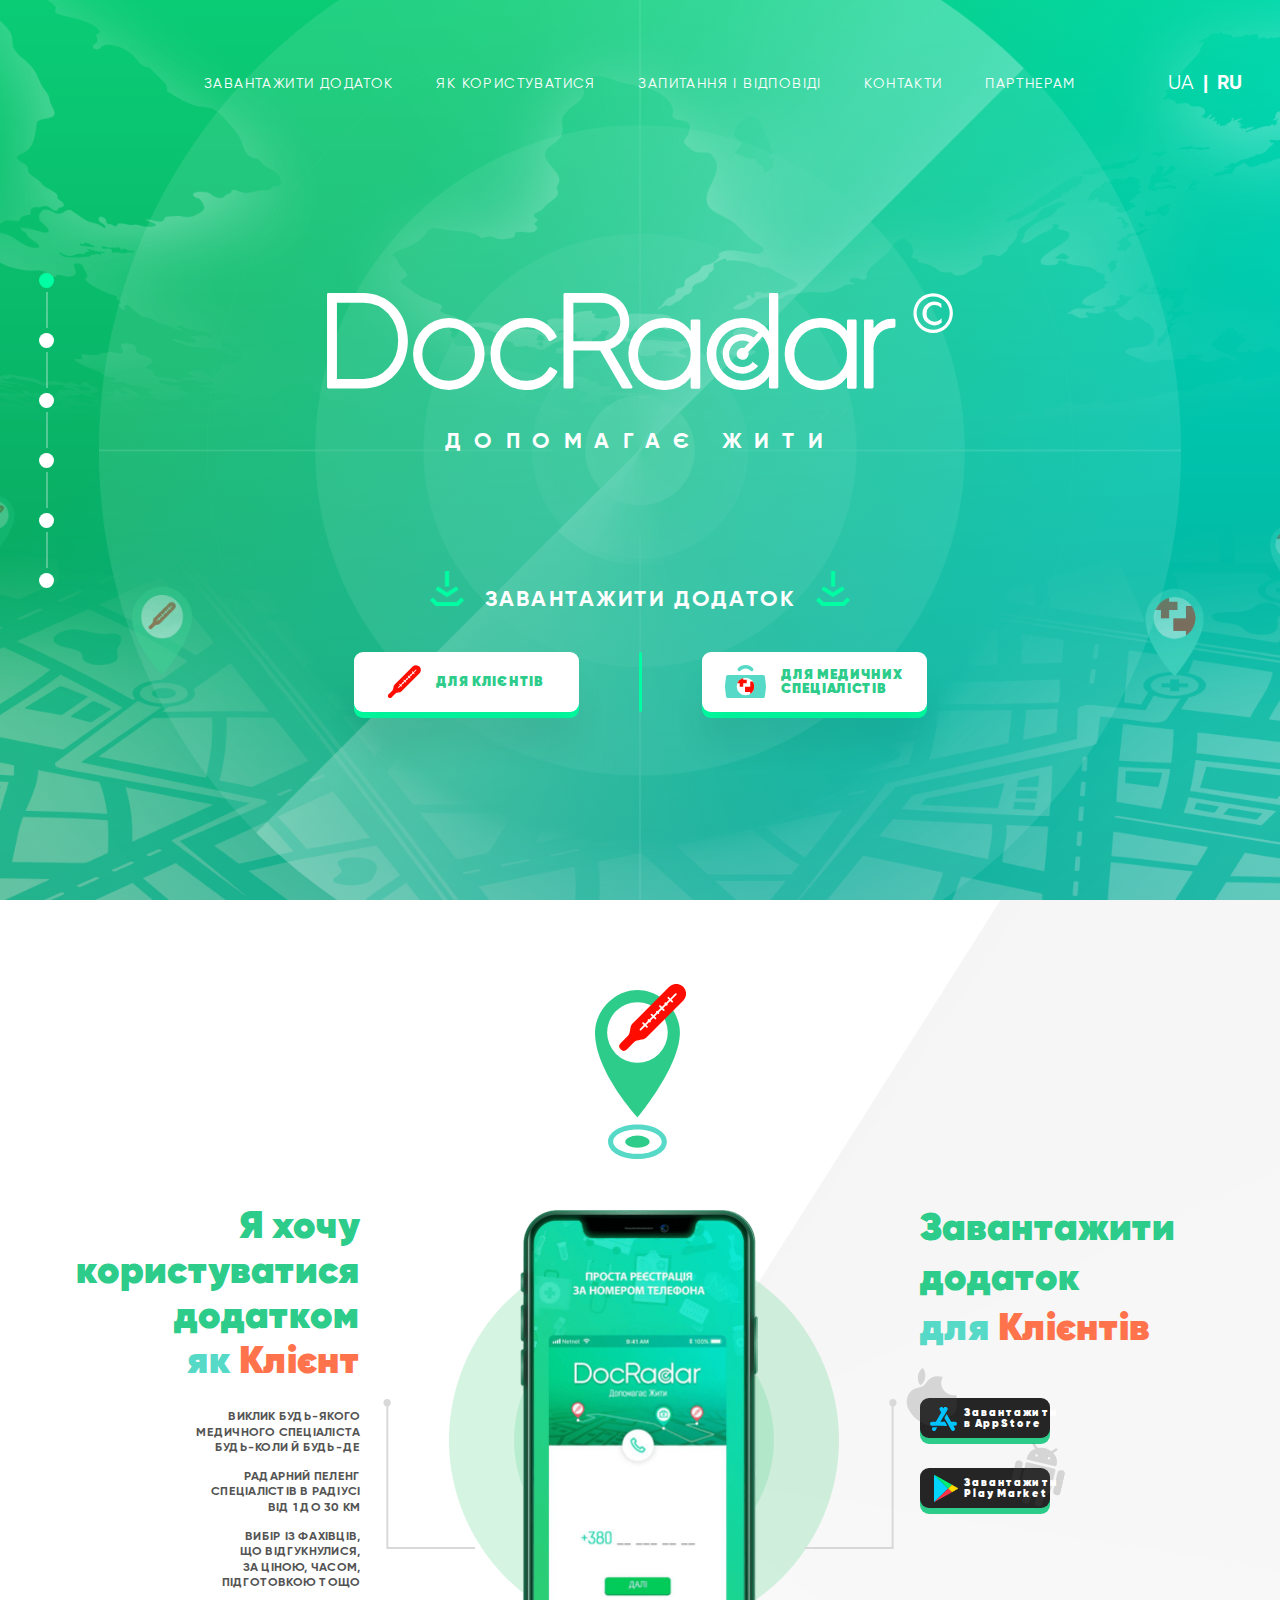
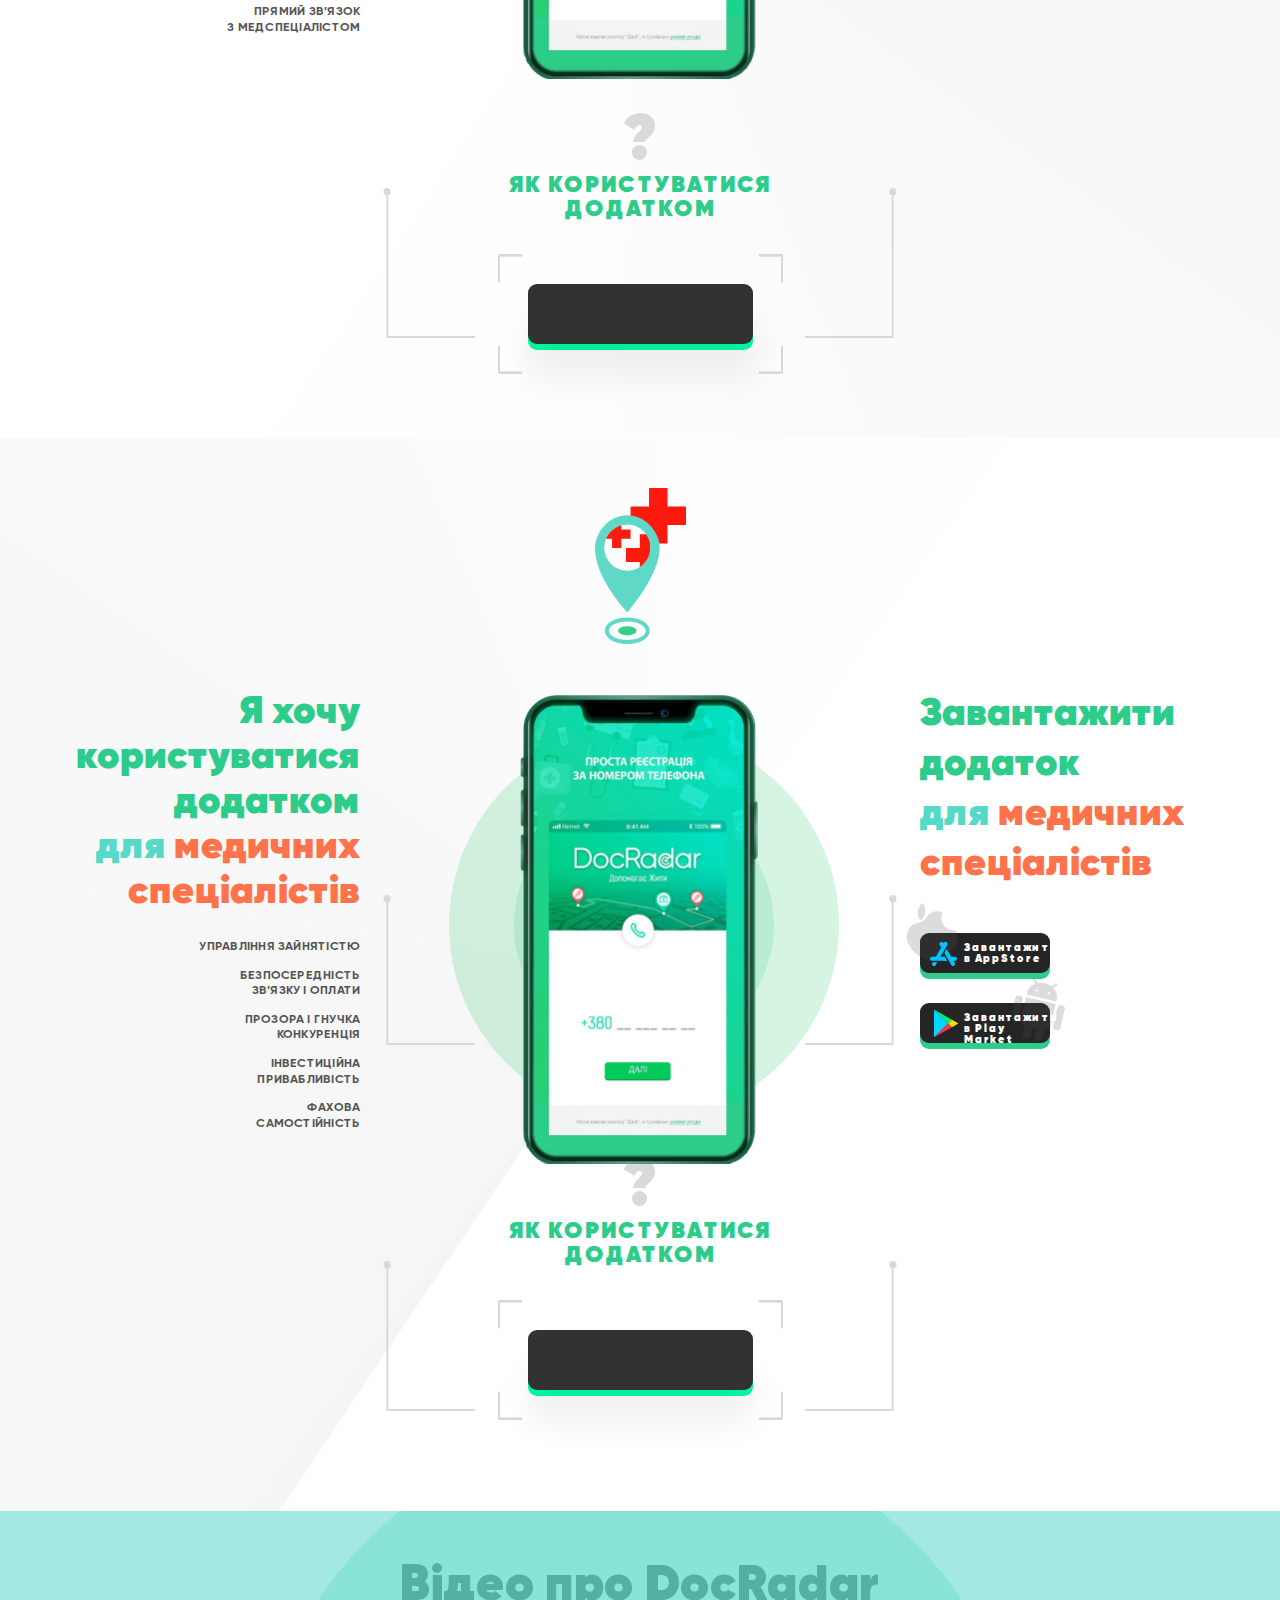
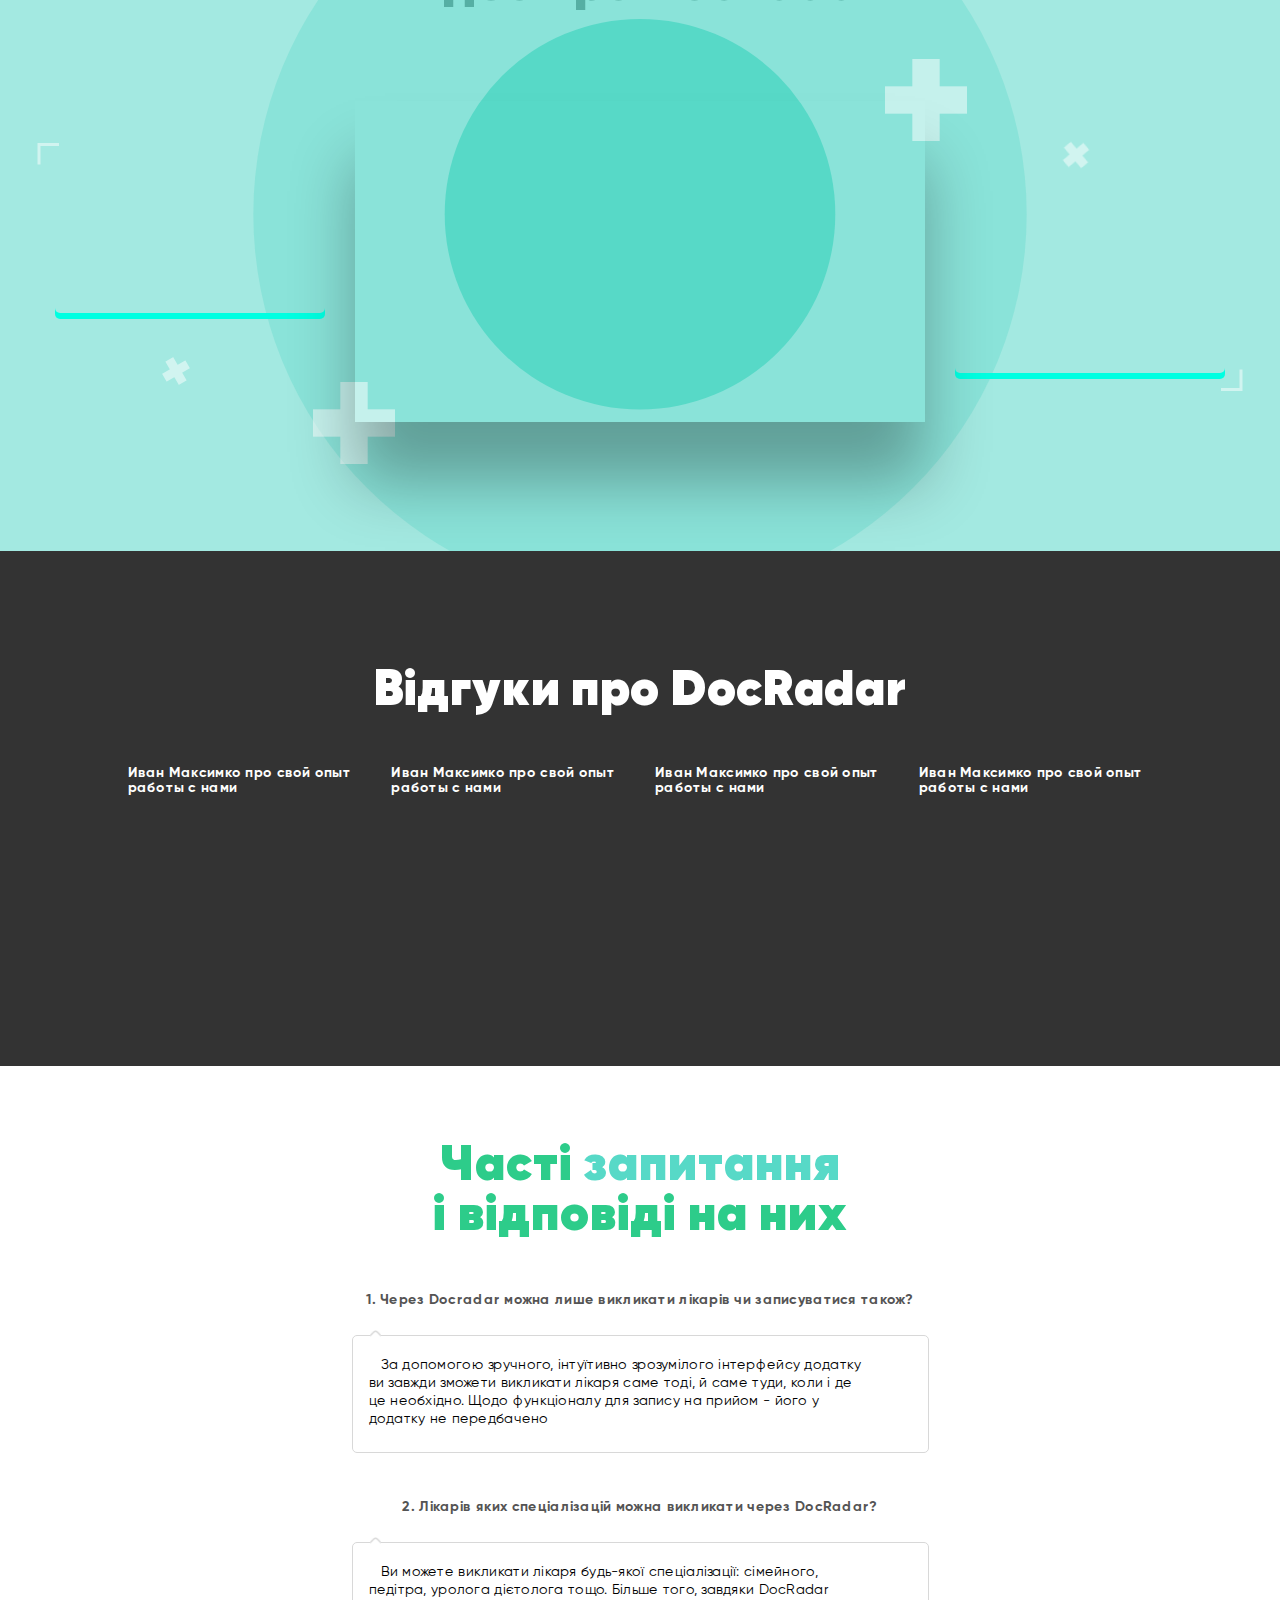
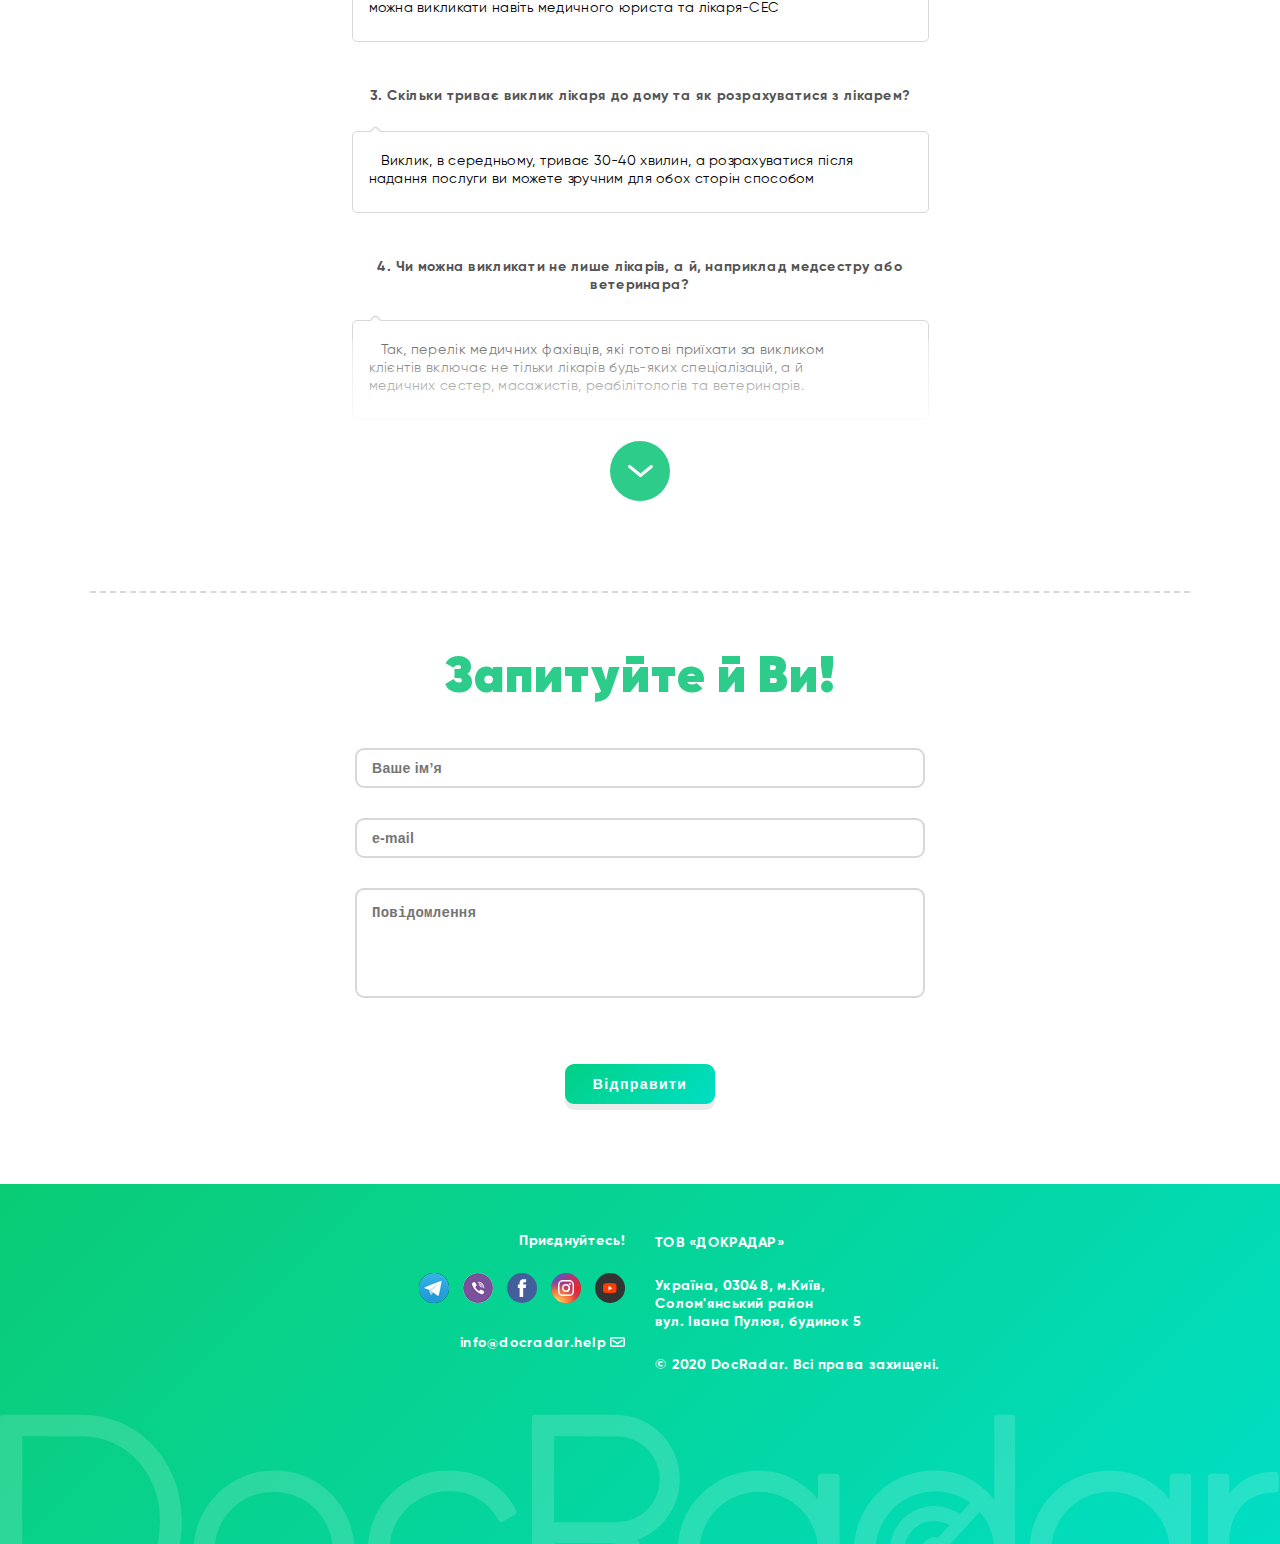
<file: index-ua.html>
<!DOCTYPE html>
<html>
<head>
    <meta charset="utf-8"/>
    <!--[if lt IE 9]>
    <script src="https://cdnjs.cloudflare.com/ajax/libs/html5shiv/3.7.3/html5shiv.min.js"></script><![endif]-->
    <title></title>
    <meta name="keywords" content=""/>
    <meta name="viewport" content="width=device-width, initial-scale=1.0">
    <meta name="description" content=""/>
    <link href="css/style.css" rel="stylesheet">
    <link href="css/respon.css" rel="stylesheet">
</head>

<body>
<div class="wrapper">
    <section class="block1 wrap-block section-li light" id="block1">
        <div class="radar_big">
            <img src="images/radar_big-min.png" alt="">
        </div>
        <div class="radar_small">
            <img src="images/radar_s.png" alt="">
        </div>
        <header class="header">

            <h1>DocRadar - ДОПОМАГАЄ ЖИТИ</h1>
            <div class="toggle-button">
                <div class="menu-bar menu-bar-top"></div>
                <div class="menu-bar menu-bar-middle"></div>
                <div class="menu-bar menu-bar-bottom"></div>
            </div>
            <div class="main-menu">
                <div class="toggle-close-in_menu">
                    <div class="menu-bar menu-bar-top"></div>
                    <div class="menu-bar menu-bar-middle"></div>
                </div>
                <div class="toggle-button-in_menu">
                    <div class="menu-bar menu-bar-top"></div>
                    <div class="menu-bar menu-bar-middle"></div>
                    <div class="menu-bar menu-bar-bottom"></div>
                </div>
                <nav>
                    <a href="#block1">
                        ЗАВАНТАЖИТИ ДОДАТОК
                    </a>
                    <a href="#howto">
                        ЯК КОРИСТУВАТИСЯ
                    </a>
                    <a href="#answer-faq">
                        ЗАПИТАННЯ І ВІДПОВІДІ
                    </a>
                    <a href="#contact-block">
                        КОНТАКТИ
                    </a>
                    <a href="index-corp.html">
                        ПАРТНЕРАМ
                    </a>
                </nav>
                <ul class="lang-mob">
                    <li>
                        <a href="index-ua.html">ua</a>
                    </li>
                    <li>
                        <a href="index.html">ru</a>
                    </li>
                </ul>
            </div>
            <div class="lang">
                <a href="index-ua.html">UA</a><span>|</span><a class="active" href="index.html">RU</a>
            </div>
        </header>
        <div class="central-block1">
            <h3>
                Твоє здоров'я та безпека <br>
                в будь-якій точці планети
            </h3>
            <div class="logo-main">
                <img src="images/logo_.svg" alt="DocRadar" class="main-logo">
                <span>ДОПОМАГАЄ ЖИТИ</span>
            </div>
            <h3 class="block1-about-m">
                <span class="middle-text-m">Твоє</span> <span class="big-text-m">здоров'я</span><br><span class="middle-text-m-bold"> та безпека</span> <br>
                в будь-якій точці планети
            </h3>
            <div class="block1-bottom-btn">
                <p><span>ЗАВАНТАЖИТИ ДОДАТОК</span></p>
                <div class="dwnl-btn">
                    <a href="#">
                        <img src="images/client_icn.svg" alt="">
                        <span>ДЛЯ КЛІЄНТІВ</span>
                    </a>
                    <i class="v-line"></i>
                    <a href="#">
                        <img src="images/med_spec_icn.svg" alt="">
                        <span>ДЛЯ МЕДИЧНИХ<br> СПЕЦІАЛІСТІВ</span>
                    </a>
                </div>
            </div>

        </div>
    </section>
    <section class="block2 block2_original wrap-block section-li grey">
        <div class="block2_top_icon">
            <img src="images/block2_map-icn.svg" alt="">
        </div>
        <div class="block2_phone-block">
            <div class="block2_left-text">
                <h3>
                    Я хочу <br>
                    користуватися <br>
                    додатком <br>
                    <span class="turquoise">як</span> <span class="coral">Клієнт</span>
                </h3>
                <ul>
                    <li>
                        <p>Виклик будь-якого <br>медичного спеціаліста <br> будь-коли й будь-де</p>
                    </li>
                    <li>
                        <p>Радарний пеленг <br>
                            спеціалістів в радіусі <br> від 1 до 30 км</p>
                    </li>
                    <li>
                        <p>Вибір із фахівців, <br> що відгукнулися, <br> за ціною, часом, <br> підготовкою тощо</p>
                    </li>
                    <li>
                        <p>Прямий зв’язок <br> з медспеціалістом</p>
                    </li>
                </ul>
            </div>
            <div class="block2_phone" id="howto">
                <div class="block2_radar">
                    <img class="block2_radar-image" src="images/block2_radar.svg" alt="">
                </div>
                <img src="images/block2-phone_ukr.png" alt="">
            </div>
            <div class="block2_youtube-btn">
                <span class="vopros">?</span>
                <h4>ЯК КОРИСТУВАТИСЯ <br>
                    ДОДАТКОМ</h4>
                <div class="youtube-button">
                    <a href="#">
                        <iframe src="https://www.youtube.com/embed/_kf44b7SjxY" frameborder="0" allow="accelerometer; autoplay; encrypted-media; gyroscope; picture-in-picture" allowfullscreen></iframe>
                    </a>
                </div>
            </div>
            <div class="block2_right-text">
                <h3>
                    Завантажити <br>
                    додаток <br>
                    <span class="turquoise">для</span> <span class="coral">Клієнтів</span>
                </h3>
                <ul class="download_btn">
                    <li class="block2_appstore appstore dwnld-btn">
                        <a href="#">
                            <span>Завантажити в
                            AppStore</span>
                        </a>
                    </li>
                    <li class="block2_play-market play-market dwnld-btn">
                        <a href="#">
                            <span>Завантажити
                            Play Market</span>
                        </a>
                    </li>
                </ul>
            </div>
        </div>
        <div class="block2_youtube-btn">
            <span class="vopros">?</span>
            <h4>Як користуватися <br>
                додатком</h4>
            <div class="youtube-button">
                <a href="#">
                    <iframe src="https://www.youtube.com/embed/_kf44b7SjxY" frameborder="0" allow="accelerometer; autoplay; encrypted-media; gyroscope; picture-in-picture" allowfullscreen></iframe>
                </a>
            </div>
        </div>
    </section>
    <section class="block2 block3 wrap-block section-li dark">
        <div class="block2_top_icon">
            <img src="images/block3_map-icn.svg" alt="">
        </div>
        <div class="block2_phone-block">

            <div class="block2_phone">
                <div class="block2_radar">
                    <img class="block2_radar-image" src="images/block2_radar.svg" alt="">
                </div>
                <img src="images/block2-phone_ukr.png" alt="">
            </div>
            <div class="block2_left-text">
                <h3>
                    Я хочу <br>
                    користуватися <br>
                    додатком <br>
                    <span class="turquoise"> для </span><span class="coral">медичних <br>спеціалістів</span>
                </h3>
                <ul>
                    <li>
                        <p>Управління зайнятістю</p></li>

                    <li>
                        <p>Безпосередність <br> зв’язку і оплати</p></li>

                    <li>
                        <p>Прозора і гнучка <br> конкуренція</p></li>

                    <li>
                        <p>Інвестиційна <br> привабливість</p></li>

                    <li>
                        <p>Фахова <br> самостійність</p></li>
                </ul>
            </div>


            <div class="block2_youtube-btn">
                <span class="vopros">?</span>
                <h4>ЯК КОРИСТУВАТИСЯ <br>
                    ДОДАТКОМ</h4>
                <div class="youtube-button">
                    <a href="#">
                        <a href="#">
                            <iframe src="https://www.youtube.com/embed/_kf44b7SjxY" frameborder="0" allow="accelerometer; autoplay; encrypted-media; gyroscope; picture-in-picture" allowfullscreen></iframe>
                        </a>
                    </a>
                </div>
            </div>
            <div class="block2_right-text">
                <h3>
                    Завантажити<br>
                    додаток<br>
                    <span class="turquoise">для</span> <span class="coral">медичних спеціалістів</span>
                </h3>
                <ul class="download_btn">
                    <li class="block2_appstore appstore dwnld-btn">
                        <a href="#">
                            <span>Завантажити в
                            AppStore</span>
                        </a>
                    </li>
                    <li class="block2_play-market play-market dwnld-btn">
                        <a href="#">
                            <span>Завантажити в
                            Play Market</span>
                        </a>
                    </li>
                </ul>
            </div>
        </div>
        <div class="block2_youtube-btn">
            <span class="vopros">?</span>
            <h4>ЯК КОРИСТУВАТИСЯ <br>
                ДОДАТКОМ</h4>
            <div class="youtube-button">
                <a href="#">
                    <iframe src="https://www.youtube.com/embed/_kf44b7SjxY" frameborder="0" allow="accelerometer; autoplay; encrypted-media; gyroscope; picture-in-picture" allowfullscreen></iframe>
                </a>
            </div>
        </div>
    </section>
    <section class="block4 wrap-block section-li light">
        <h3>Відео про DocRadar</h3>
        <div class="block4_video">
            <div class="block4_video-left">
                <iframe src="https://www.youtube.com/embed/_kf44b7SjxY" frameborder="0" allow="accelerometer; autoplay; encrypted-media; gyroscope; picture-in-picture" allowfullscreen></iframe>
            </div>
            <div class="block4_video-central">
                <iframe src="https://www.youtube.com/embed/_kf44b7SjxY" frameborder="0" allow="accelerometer; autoplay; encrypted-media; gyroscope; picture-in-picture" allowfullscreen></iframe>
            </div>
            <div class="block4_video-right">
                <iframe src="https://www.youtube.com/embed/_kf44b7SjxY" frameborder="0" allow="accelerometer; autoplay; encrypted-media; gyroscope; picture-in-picture" allowfullscreen></iframe>
            </div>
        </div>
    </section>
    <section class="block5 wrap-block section-li light">
        <h3>Відгуки про DocRadar</h3>
        <div class="block5_video-wrap">
            <div class="block5_video">
                <h5>Иван Максимко про свой опыт
                    работы с нами</h5>
                <div class="block5_video-frame">
                    <iframe src="https://www.youtube.com/embed/_kf44b7SjxY" frameborder="0" allow="accelerometer; autoplay; encrypted-media; gyroscope; picture-in-picture" allowfullscreen></iframe>
                </div>
            </div>
            <div class="block5_video">

                <h5>Иван Максимко про свой опыт
                    работы с нами</h5>
                <div class="block5_video-frame">
                    <iframe src="https://www.youtube.com/embed/_kf44b7SjxY" frameborder="0" allow="accelerometer; autoplay; encrypted-media; gyroscope; picture-in-picture" allowfullscreen></iframe>
                </div>
            </div>
            <div class="block5_video">

                <h5>Иван Максимко про свой опыт
                    работы с нами</h5>
                <div class="block5_video-frame">
                    <iframe src="https://www.youtube.com/embed/_kf44b7SjxY" frameborder="0" allow="accelerometer; autoplay; encrypted-media; gyroscope; picture-in-picture" allowfullscreen></iframe>
                </div>
            </div>
            <div class="block5_video">

                <h5>Иван Максимко про свой опыт
                    работы с нами</h5>
                <div class="block5_video-frame">
                    <iframe src="https://www.youtube.com/embed/_kf44b7SjxY" frameborder="0" allow="accelerometer; autoplay; encrypted-media; gyroscope; picture-in-picture" allowfullscreen></iframe>
                </div>
            </div>
        </div>
        <span class="slidedwn"></span>
    </section>
    <section class="block6 wrap-block section-li dark" id="answer-faq">
        <h3>
            Часті <span class="turquoise">запитання</span> <br>
            і відповіді на них
        </h3>
        <div class="block-faq">
            <ul>
                <li>
                    <p class="question-faq">1. Через Docradar можна лише викликати лікарів чи записуватися також?</p>
                    <p class="answer-faq">За допомогою зручного, інтуїтивно зрозумілого інтерфейсу додатку ви завжди зможети викликати лікаря саме тоді, й саме туди, коли і де це необхідно. Щодо функціоналу для
                        запису на прийом - його у додатку не передбачено </p>
                </li>
                <li>
                    <p class="question-faq">2. Лікарів яких спеціалізацій можна викликати через DocRadar?</p>
                    <p class="answer-faq">Ви можете викликати лікаря будь-якої спеціалізації: сімейного, педітра, уролога дієтолога тощо. Більше того, завдяки DocRadar можна викликати навіть медичного юриста та
                        лікаря-СЕС</p>
                </li>
                <li>
                    <p class="question-faq">3. Скільки триває виклик лікаря до дому та як розрахуватися з лікарем?</p>
                    <p class="answer-faq">Виклик, в середньому, триває 30-40 хвилин, а розрахуватися після надання послуги ви можете зручним для обох сторін способом </p>
                </li>
                <li>
                    <p class="question-faq">4. Чи можна викликати не лише лікарів, а й, наприклад медсестру або ветеринара?</p>
                    <p class="answer-faq">Так, перелік медичних фахівців, які готові приїхати за викликом клієнтів включає не тільки лікарів будь-яких спеціалізацій, а й медичних сестер, масажистів,
                        реабілітологів та ветеринарів.</p>
                </li>
                <li>
                    <p class="question-faq">5. Як додаток може допомогти в екстреній ситуації?</p>
                    <p class="answer-faq">Зареєстровані у додатку рятівники одразу побачать, що поруч з ними відбувається надзвичайна ситуація і зможуть швидко надати постраждалому домедичну допомогу.</p>
                </li>
                <li>
                    <p class="question-faq">6. Чи повинен лікар або інший медичний фахівець займатись своїм просуванням на DocRadar?</p>
                    <p class="answer-faq">Ні. Єдина інвестиція від лікаря (тим більше, що перші три виклики – без комісії), потрібна для залучення цілком певних нових клієнтів і розмір її становить усього 20%
                        вартості виклику </p>
                </li>
                <li>
                    <p class="question-faq">7. Чи є у вас взаємовигідна пропозиція для корпоративних клієнтів?</p>
                    <p class="answer-faq">Пропозиція така є і вона містить багато переваг для корпоративних клієнтів, детальніше <a href="index-corp.html">тут</a></p>
                </li>
            </ul>
        </div>
        <span class="slidedwn-faq"></span>
    </section>
    <div class="block7 wrap-block">
        <h3>
            Запитуйте й Ви!
        </h3>
        <div class="form-bottom">
            <form class="form-question">
                <!-- Hidden Required Fields -->
                <input type="hidden" name="project_name" value="Site Name">
                <input type="hidden" name="admin_email" value="xjna0@wimsg.com">
                <input type="hidden" name="form_subject" value="Form Subject">
                <!-- END Hidden Required Fields -->

                <input type="text" id="user_name" name="Name" placeholder="Ваше ім’я" required><br>
                <input type="text" name="E-mail" id="user_email" placeholder="e-mail" required><br>
                <textarea name="message" id="text_comment" placeholder="Повідомлення"></textarea><br>
                <button>Відправити</button>
            </form>
        </div>
    </div>

    <footer class="footer" id="contact-block">
        <div class="footer-left">
            <span>Приєднуйтесь!</span>
            <div class="soc-footer">
                <a href="#" target="_blank"><img src="images/telegram-min.png" alt=""></a>
                <a href="#" target="_blank"><img src="images/viber-min.png" alt=""></a>
                <a href="#" target="_blank"><img src="images/fb.svg" alt=""></a>
                <a href="#" target="_blank"><img src="images/instag.svg" alt=""></a>
                <a href="#" target="_blank"><img src="images/youtube_icn.svg" alt=""></a>
            </div>
            <a class="mailto_footer" href="mailto:info@docradar.help">info@docradar.help<img src="images/mail_icn.svg" alt=""></a>
        </div>
        <div class="footer-right">
            <p>
                ТОВ «ДОКРАДАР»
            </p>
            <p>
                Україна, 03048, м.Київ, <br>
                Солом'янський район <br>
                вул. Івана Пулюя, будинок 5
            </p>
            <p class="copyright-pc">
                © 2020 DocRadar. Всі права захищені.
            </p>
        </div>

        <p class="copyright-mob">
            © 2020 DocRadar. Всі права захищені.
        </p>
    </footer>
</div>
<div class="overlay_popup"></div>

<div id="successfully" class="popup">
    <div class="modal-content">
        <img src="images/modal_icn.svg" alt="">
        <h4>
            Спасибо <br>
            <span class="turquoise">за вопрос!</span>
        </h4>
        <p>Ответ появится уже в скором времени</p>
    </div>

</div>

<script src="https://ajax.googleapis.com/ajax/libs/jquery/1.7.1/jquery.min.js" type="text/javascript"></script>
<script src="js/jq-vertical-dot-nav.js"></script>
<script src="js/scripts.js"></script>
</body>
</html>
</file>
<file: css/style.css>
@font-face {
    font-family: 'Gilroy';
    src: url('../fonts/Gilroy-Regular.eot');
    src: url('../fonts/Gilroy-Regular.eot');
    src: local('Gilroy-Regular'),
    url('../fonts/Gilroy-Regular.eot?#iefix') format('embedded-opentype'),
    url('../fonts/Gilroy-Regular.eot?#iefix') format('embedded-opentype'),
    url('../fonts/Gilroy-Regular.woff2') format('woff2'),
    url('../fonts/Gilroy-Regular.woff2') format('woff2'),
    url('../fonts/Gilroy-Regular.woff') format('woff'),
    url('../fonts/Gilroy-Regular.woff') format('woff'),
    url('../fonts/Gilroy-Regular.ttf') format('truetype'),
    url('../fonts/Gilroy-Regular.ttf') format('truetype'),
    url('../fonts/Gilroy-Regular.svg#Gilroy-Regular') format('svg');
url('../fonts/Gilroy-Regular.svg#Gilroy-Regular') format('svg');
    font-weight: normal;
    font-style: normal;
    font-display: swap;
}

@font-face {
    font-family: 'Gilroy';
    src: url('../fonts/Gilroy-Black.eot');
    src: url('../fonts/Gilroy-Black.eot');
    src: local('Gilroy-Black'),
    url('../fonts/Gilroy-Black.eot?#iefix') format('embedded-opentype'),
    url('../fonts/Gilroy-Black.eot?#iefix') format('embedded-opentype'),
    url('../fonts/Gilroy-Black.woff2') format('woff2'),
    url('../fonts/Gilroy-Black.woff2') format('woff2'),
    url('../fonts/Gilroy-Black.woff') format('woff'),
    url('../fonts/Gilroy-Black.woff') format('woff'),
    url('../fonts/Gilroy-Black.ttf') format('truetype'),
    url('../fonts/Gilroy-Black.ttf') format('truetype'),
    url('../fonts/Gilroy-Black.svg#Gilroy-Black') format('svg');
url('../fonts/Gilroy-Black.svg#Gilroy-Black') format('svg');
    font-weight: 900;
    font-style: normal;
    font-display: swap;
}

@font-face {
    font-family: 'Gilroy';
    src: url('../fonts/Gilroy-Bold.eot');
    src: url('../fonts/Gilroy-Bold.eot');
    src: local('Gilroy-Bold'),
    url('../fonts/Gilroy-Bold.eot?#iefix') format('embedded-opentype'),
    url('../fonts/Gilroy-Bold.eot?#iefix') format('embedded-opentype'),
    url('../fonts/Gilroy-Bold.woff2') format('woff2'),
    url('../fonts/Gilroy-Bold.woff2') format('woff2'),
    url('../fonts/Gilroy-Bold.woff') format('woff'),
    url('../fonts/Gilroy-Bold.woff') format('woff'),
    url('../fonts/Gilroy-Bold.ttf') format('truetype'),
    url('../fonts/Gilroy-Bold.ttf') format('truetype'),
    url('../fonts/Gilroy-Bold.svg#Gilroy-Bold') format('svg');
url('../fonts/Gilroy-Bold.svg#Gilroy-Bold') format('svg');
    font-weight: bold;
    font-style: normal;
    font-display: swap;
}

@font-face {
    font-family: 'HelveticaNeueCyr';
    src: url('../fonts/HelveticaNeueCyr-Light.eot');
    src: url('../fonts/HelveticaNeueCyr-Light.eot');
    src: local('HelveticaNeueCyr-Light'),
    url('../fonts/HelveticaNeueCyr-Light.eot?#iefix') format('embedded-opentype'),
    url('../fonts/HelveticaNeueCyr-Light.eot?#iefix') format('embedded-opentype'),
    url('../fonts/HelveticaNeueCyr-Light.woff2') format('woff2'),
    url('../fonts/HelveticaNeueCyr-Light.woff2') format('woff2'),
    url('../fonts/HelveticaNeueCyr-Light.woff') format('woff'),
    url('../fonts/HelveticaNeueCyr-Light.woff') format('woff'),
    url('../fonts/HelveticaNeueCyr-Light.ttf') format('truetype'),
    url('../fonts/HelveticaNeueCyr-Light.ttf') format('truetype'),
    url('../fonts/HelveticaNeueCyr-Light.svg#HelveticaNeueCyr-Light') format('svg');
url('../fonts/HelveticaNeueCyr-Light.svg#HelveticaNeueCyr-Light') format('svg');
    font-weight: 300;
    font-style: normal;
    font-display: swap;
}

@font-face {
    font-family: 'Gilroy';
    src: url('../fonts/Gilroy-Heavy.eot');
    src: url('../fonts/Gilroy-Heavy.eot');
    src: local('Gilroy-Heavy'),
    url('../fonts/Gilroy-Heavy.eot?#iefix') format('embedded-opentype'),
    url('../fonts/Gilroy-Heavy.eot?#iefix') format('embedded-opentype'),
    url('../fonts/Gilroy-Heavy.woff2') format('woff2'),
    url('../fonts/Gilroy-Heavy.woff2') format('woff2'),
    url('../fonts/Gilroy-Heavy.woff') format('woff'),
    url('../fonts/Gilroy-Heavy.woff') format('woff'),
    url('../fonts/Gilroy-Heavy.ttf') format('truetype'),
    url('../fonts/Gilroy-Heavy.ttf') format('truetype'),
    url('../fonts/Gilroy-Heavy.svg#Gilroy-Heavy') format('svg');
url('../fonts/Gilroy-Heavy.svg#Gilroy-Heavy') format('svg');
    font-weight: 900;
    font-style: normal;
    font-display: swap;
}


html, body, div, span, applet, object, iframe,
h1, h2, h3, h4, h5, h6, p, blockquote, pre,
a, abbr, acronym, address, big, cite, code,
del, dfn, em, img, ins, kbd, q, s, samp,
small, strike, strong, sub, sup, tt, var,
b, u, i, center,
dl, dt, dd, ol, ul, li,
fieldset, form, label, legend,
table, caption, tbody, tfoot, thead, tr, th, td,
article, aside, canvas, details, embed,
figure, figcaption, footer, header, hgroup,
menu, nav, output, ruby, section, summary,
time, mark, audio, video {
    margin: 0;
    padding: 0;
    border: 0;
    font-size: 100%;
    font: inherit;
    vertical-align: baseline;
}

* {
    box-sizing: border-box;
}

/* HTML5 display-role reset for older browsers */
article, aside, details, figcaption, figure,
footer, header, hgroup, menu, nav, section {
    display: block;
}

body {
    line-height: 1;
}

ol, ul {
    list-style: none;
}

a {
    text-decoration: none;
}

blockquote, q {
    quotes: none;
}

blockquote:before, blockquote:after,
q:before, q:after {
    content: '';
    content: none;
}

table {
    border-collapse: collapse;
    border-spacing: 0;
}

/* End of Eric Meyer's CSS Reset */


article, aside, details, figcaption, figure, footer, header, hgroup, main, nav, section, summary {
    display: block;
}

body {
    font: 12px/18px 'Gilroy', sans-serif;
}

.wrap-block {
    min-width: 320px;
    margin: 0 auto;
    padding: 0 3%;
    box-sizing: border-box;
}

/* Header
-----------------------------------------------------------------------------*/
.header {
    height: 120px;
    display: flex;
    flex-direction: row;
    justify-content: space-evenly;
    position: relative;
    padding-top: 75px;
    box-sizing: border-box;
}

h1 {
    position: absolute;
    left: 0;
    font-family: Gilroy, sans-serif;
    font-size: 20px;
    font-weight: bold;
    text-transform: uppercase;
    letter-spacing: 2px;
    color: #ffffff;
}


.radar_small {
    position: absolute;
    height: 100%;
    width: 20%;
    left: 50%;
    margin-left: -10%;
    display: flex;
    flex-direction: row;
    justify-content: center;
    align-items: center;
    z-index: 0;
}

.radar_small img {
    -webkit-animation-name: rotate-scale-up;
    -webkit-animation-duration: 10s;
    -webkit-animation-iteration-count: infinite;
    -webkit-animation-timing-function: linear;
    -moz-animation-name: rotate-scale-up;
    -moz-animation-duration: 10s;
    -moz-animation-iteration-count: infinite;
    -moz-animation-timing-function: linear;
    opacity: 0.3;
}

.radar_big {
    position: absolute;
    height: 100%;
    width: 94%;
    display: flex;
    flex-direction: row;
    justify-content: center;
    align-items: center;
    z-index: 0;
}

#btn_submit {
    cursor: pointer;
}

.radar_big img {
    -webkit-animation-name: rotate;
    -webkit-animation-duration: 5s;
    -webkit-animation-iteration-count: infinite;
    -webkit-animation-timing-function: linear;
    -moz-animation-name: rotate;
    -moz-animation-duration: 5s;
    -moz-animation-iteration-count: infinite;
    -moz-animation-timing-function: linear;
    opacity: 0.3;
}

@-webkit-keyframes rotate-scale-up {
    0% {
        -webkit-transform: scale(1) rotateZ(0);
        transform: scale(1) rotateZ(0);
    }
    50% {
        -webkit-transform: scale(2) rotateZ(180deg);
        transform: scale(2) rotateZ(180deg);
    }
    100% {
        -webkit-transform: scale(1) rotateZ(360deg);
        transform: scale(1) rotateZ(360deg);
    }
}

@keyframes rotate-scale-up {
    0% {
        -webkit-transform: scale(1) rotateZ(0);
        transform: scale(1) rotateZ(0);
    }
    50% {
        -webkit-transform: scale(2) rotateZ(180deg);
        transform: scale(2) rotateZ(180deg);
    }
    100% {
        -webkit-transform: scale(1) rotateZ(360deg);
        transform: scale(1) rotateZ(360deg);
    }
}


@-webkit-keyframes rotate {
    0% {
        -webkit-transform: rotate(0deg);
    }
    50% {
        -webkit-transform: rotate(180deg);
    }
    100% {
        -webkit-transform: rotate(360deg);
    }
}

@-moz-keyframes rotate {
    0% {
        -webkit-transform: rotate(0deg);
    }
    50% {
        -webkit-transform: rotate(180deg);
    }
    100% {
        -webkit-transform: rotate(360deg);
    }
}


.main-menu {
    width: 49%;
}

.main-menu nav {
    display: flex;
    flex-direction: row;
    justify-content: space-around;
}

.main-menu nav a {
    text-transform: uppercase;
    color: #fefefe;
    font-family: Gilroy, sans-serif;
    font-size: 14px;
    font-weight: 400;
    text-decoration: none;
    letter-spacing: 1.4px;
}

.toggle-button, .toggle-button-in_menu, .toggle-close-in_menu {
    display: none;
}

.menu-bar {
    width: 18px;
    height: 2px;
    background: #fff;
    margin-bottom: 3px;
}

.grey .menu-bar, .dark .menu-bar {
    width: 18px;
    height: 2px;
    background: #2dcc8a;
    margin-bottom: 3px;
}

.lang {
    position: absolute;
    right: 0;
}

.lang-mob {
    display: none;
}

.lang a.active {
    font-weight: 700;
}

.lang a, .lang span {
    color: #ffffff;
    font-size: 20px;
    font-weight: 400;
    text-transform: uppercase;
}

.lang span {
    font-weight: 700;
    padding: 0 9px;
}

/* Middle
-----------------------------------------------------------------------------*/
.content {

}

section {
    width: 100%;
}

.block1 {
    height: 100vh;
    background: 50% 50% url("../images/block1_bg_.png"), linear-gradient(to top, #00000040 0%, rgba(0, 0, 0, 0) 100%), linear-gradient(-45deg, #00dec4 0%, #00dec4 25%, #0acc75 75%, #0acc75 100%) no-repeat;
    background-size: cover;
    position: relative;
    overflow: hidden;
}


.central-block1 {
    display: flex;
    flex-direction: column;
    justify-content: center;
    align-items: center;
    width: 100%;
    height: 85%;
    position: relative;
    z-index: 2;
}

.central-block1 h3 {
    color: #ffffff;
    font-size: 20px;
    font-weight: 700;
    line-height: 30px;
    text-transform: uppercase;
    text-align: center;
    letter-spacing: 2px;
    margin-bottom: 100px;
}

.main-logo {
    width: 626px;
    margin-bottom: 28px;
}

.logo-main span {
    color: #ffffff;
    font-family: Gilroy;
    font-size: 22px;
    font-weight: 700;
    line-height: 37px;
    text-transform: uppercase;
    text-align: center;
    display: block;
    letter-spacing: 13.5px;
}

.logo-main {
    margin-bottom: 110px;
}

.block1-bottom-btn {
    text-align: center;
}

.block1-bottom-btn p span {
    margin: 0 21px;
}

.block1-bottom-btn p {
    color: #ffffff;
    font-family: Gilroy;
    font-size: 22px;
    font-weight: 700;
    line-height: 30px;
    text-transform: uppercase;
    /* Text style for "СКАЧАТЬ ПР" */
    letter-spacing: 2.25px;
    margin-bottom: 37px;
}

.block1-bottom-btn p:before, .block1-bottom-btn p:after {
    content: "";
    display: inline-block;
    background: url("../images/download_icn.png") no-repeat;
    background-size: cover;
    width: 34px;
    height: 35px;
}

.dwnl-btn {
    display: flex;
    flex-direction: row;
    justify-content: center;
    align-items: center;
    position: relative;
    z-index: 9;
}

.dwnl-btn a {
    width: 225px;
    height: 60px;
    box-shadow: 0 34px 33px rgba(0, 0, 0, 0.06), 0 6px 0 #00ffa2;
    border-radius: 9px;
    background-color: #ffffff;
    display: flex;
    justify-content: center;
    align-items: center;
    text-align: left;

    color: #2dcc8a;
    font-family: "Gilroy";
    font-size: 14px;
    font-weight: 900;
    line-height: 14px;
    text-transform: uppercase;
    letter-spacing: 0.7px;
    margin: 0 60px;
    transition: all 0.5s;
}

.dwnl-btn a:hover {
    box-shadow: none;
}

.dwnl-btn a img {
    height: 33px;
    margin-right: 15px;
}

.v-line {
    width: 3px;
    height: 60px;
    background: #00ffa2;
    display: inline-block;
    border-radius: 20px;
}

.block1-about-m {
    display: none;
    font-size: 11px !important;
    font-weight: bold !important;
    text-transform: uppercase;
    color: #ffffff;
    letter-spacing: 0.45px !important;
}

.middle-text-m {
    color: #ffffff;
    font-size: 18px;
    font-weight: bold;
    text-transform: uppercase;
}

.big-text-m {
    font-size: 24px;
    font-weight: 900;
    letter-spacing: 0.6px;
}

.middle-text-m-bold {
    font-size: 18px;
    font-weight: 900;
}

.central-block1 > h3 {
    display: none;
}

/**************block3********************/
.block2 {
    position: relative;
    width: 100%;
    background: url("../images/block2_bg.png") no-repeat;
    background-size: 100% 100%;
    padding-top: 84px;
    padding-bottom: 43px;
    overflow: hidden;
}

.block2_radar {
    position: absolute;
    left: 50%;
    margin-left: -85%;
    margin-top: -85%;
    width: 170%;
    top: 50%;
    z-index: 0;

}

.block2_radar-image {
    width: auto;
    -webkit-animation-name: puls;
    -webkit-animation-duration: 1s;
    -webkit-animation-iteration-count: infinite;
    -moz-animation-name: puls;
    -moz-animation-duration: 1s;
    -moz-animation-iteration-count: infinite;
    opacity: 0.6;
}


@-webkit-keyframes puls {
    0% {
        transform: scale(1)
    }
    50% {
        transform: scale(1.08)
    }
    100% {
        transform: scale(1)
    }
}

@-moz-keyframes puls {
    0% {
        -webkit-transform: scale(1)
    }
    50% {
        -webkit-transform: scale(1.08)
    }
    100% {
        -webkit-transform: scale(1)
    }
}

.block2 .block2_top_icon {
    text-align: center;
}

.block2 .block2_top_icon img {
    width: 91px;
}

.block2 .block2_top_icon img {
    width: 91px;
}

.block2_phone-block {
    display: flex;
    flex-direction: row;
    flex-wrap: wrap;
    justify-content: center;
    position: relative;
    z-index: 1;
    margin-top: 40px;
}

.block2_phone {
    position: absolute;
    left: 50%;
    top: 5px;
    margin-left: -120px;
}

.block2_phone > img {
    width: 238px;
    position: relative;
    z-index: 1;

}

.block2 .block2_left-text {
    /*position: absolute;
    left: 50%;
    margin-left: -637px;
    top: 300px;*/
    margin-right: 19%;
    max-width: 451px;
    width: 100%;
}

.block2_right-text {
    margin-left: 19%;
}

.block2 .block2_left-text h3 {
    text-align: right;
    color: #2dcc8a;
    font-size: 50px;
    font-weight: 900;
    line-height: 50px;
    margin-bottom: 25px;
}

.turquoise {
    color: #57d9c7;
}

.coral {
    color: #ff734c;
}

.block2 .block2_left-text ul {

}

.block2 .block2_left-text ul li {
    margin-bottom: 15px;
}

.block2 .block2_left-text ul li p {
    text-align: right;
    color: #545454;
    font-size: 12px;
    font-weight: 700;
    line-height: 1.3;
    text-transform: uppercase;
    letter-spacing: 0.24px;
}

.block2_right-text {
    /*position: absolute;
    right: 50%;
    margin-right: -637px;
    top: 300px;*//*
    margin-left: 194px;*/
    max-width: 451px;
    width: 100%;
}

.block2_right-text h3 {
    text-align: left;
    color: #2dcc8a;
    font-size: 50px;
    font-weight: 900;
    line-height: 50px;
    margin-bottom: 25px;
}

.download_btn {
    margin-top: 43px;
}

.download_btn li {
    margin-bottom: 30px;
}

.dwnld-btn {
    box-shadow: 0 6px 0 #2dcc8a;
    border-radius: 9px;
    background-color: #252525;
    width: 130px;
    height: 40px;
    position: relative;
    transition: all 0.5s;
}

.dwnld-btn:hover {
    box-shadow: 0 6px 0 transparent;
    transition: all 0.5s;
}

.dwnld-btn a span {
    display: inline-block;
    padding-top: 9px;
}

.dwnld-btn a {
    padding-left: 44px;
    color: #ffffff;
    font-size: 11px;
    font-weight: 900;
    line-height: 11px;
    /* Text style for "Скачать в" */
    letter-spacing: 1.1px;
    position: relative;
    display: inline-block;

}

.appstore:before {
    content: "";
    background: url("../images/apple.svg") no-repeat;
    display: inline-block;
    position: absolute;
    left: -15px;
    top: -29px;
    width: 48px;
    height: 56px;
    opacity: 0.2;
    transform: rotate(-33deg);
}

.appstore a:before {
    content: "";
    background: url("../images/appstore.svg") no-repeat;
    display: inline-block;
    width: 27px;
    height: 24px;
    position: absolute;
    left: 10px;
    top: 9px;
}

.play-market a:before {
    width: 25px;
    height: 27px;
    content: "";
    background: url("../images/g_play_icn.svg") no-repeat;
    display: inline-block;
    position: absolute;
    left: 14px;
    top: 7px;
}


.play-market:before {
    content: "";
    background: url("../images/android.svg") no-repeat;
    display: inline-block;
    position: absolute;
    right: -15px;
    top: -23px;
    width: 52px;
    height: 61px;
    opacity: 0.2;
    transform: rotate(13deg);
}

.vopros {
    color: #d9d9d9;
    font-size: 63px;
    font-weight: 900;
    line-height: 25px;
    display: block;
    text-align: center;
    text-transform: uppercase;
    margin-bottom: 20px;
}

.block2_youtube-btn {
    text-align: center;
    width: 40%;
    margin: 45px auto 0;
}

.block3 .block2_youtube-btn {
    margin: 0 auto 0;
}

.block2_youtube-btn:before {
    left: 50%;
    margin-left: -315px;
    bottom: 100px;
}

.block2_youtube-btn:after {
    transform: scale(-1, 1);
    margin-right: -315px;
    bottom: 100px;
    right: 50%;
}

.block2_youtube-btn:before, .block2_youtube-btn:after {
    content: "";
    background: url("../images/block2_border_l.svg") no-repeat;
    background-size: 100% 100%;
    position: absolute;
    width: 150px;
    height: 150px;
    display: inline-block;

}

.block2_youtube-btn h4 {
    color: #2dcc8a;
    font-size: 23px;
    font-weight: 900;
    line-height: 24px;
    text-align: center;
    text-transform: uppercase;
    letter-spacing: 2.25px;
    margin-bottom: 32px;
}

.youtube-button {
    background: url("../images/border_btn.png") no-repeat;
    background-size: 100% 100%;
    padding: 30px;
    margin: 0 auto;
    display: inline-block;
}

.youtube-button iframe {
    border-radius: 5px;
    width: 100%;

}

.youtube-button a img {
    height: 30px;
}

.youtube-button a:hover {
    box-shadow: none;
}

.youtube-button a {
    display: flex;
    flex-direction: row;
    justify-content: center;
    align-items: center;
    width: 225px;
    height: 60px;
    box-shadow: 0 34px 33px rgba(0, 0, 0, 0.06), 0 6px 0 #00ffa2;
    border-radius: 9px;
    background-color: #323232;
    transition: all 0.5s;
}

.block2_phone-block .block2_youtube-btn {
    display: block;
    height: 1px;
    overflow: hidden;
    width: 1px;
}

/**************block3********************/

.block3.block2:before {
    width: 100%;
    height: 100%;
    content: "";
    background: url(../images/block2_bg.png) no-repeat;
    background-size: 100% 100%;
    -webkit-transform: rotate(180deg);
    -moz-transform: rotate(180deg);
    -ms-transform: rotate(180deg);
    -o-transform: rotate(180deg);
    transform: rotate(180deg);
    position: absolute;
    left: 0;
    top: 0;
}

.block3.block2 {
    position: relative;
    width: 100%;
    background: transparent;
    background-size: 100% 100%;
    padding-top: 50px;
    padding-bottom: 70px;
}

/**************block3********************/

.block4 {
    background-color: #fff;
    position: relative;
    overflow: hidden;
}

.block4 h3 {
    color: #545454;
    font-size: 50px;
    font-weight: 900;
    line-height: 50px;
    letter-spacing: 0.68px;
    text-align: center;
    margin-top: 50px;
}

.block4:before {
    background: url(../images/block4_bg.svg) no-repeat;
    background-position: 50% 51%;
    width: 100%;
    background-size: 2320px 2320px;
    height: 100%;
    content: "";
    position: absolute;
    left: 0px;
    top: 0;
    z-index: 0;
}

.block4_video {
    display: flex;
    flex-direction: row;
    justify-content: center;
    position: relative;
    z-index: 1;
    padding: 90px 0 129px;
}

.block4_video iframe {
    width: 100%;
    height: 100%;
    position: relative;
    z-index: 1;
}

.block4_video-central iframe {
    box-shadow: 0 60px 60px rgba(0, 0, 0, 0.3);
}

.block4_video-central {
    width: 570px;
    height: 321px;
    margin: 0 30px;
    position: relative;
}

.block4_video-central:before {
    width: 82px;
    height: 82px;
    content: "";
    background: url(../images/krestik_icn-min.png) no-repeat;
    background-size: 100% 100%;
    display: block;
    position: absolute;
    left: -42px;
    bottom: -42px;
    z-index: 0;
}

.block4_video-central:after {
    width: 82px;
    height: 82px;
    content: "";
    background: url(../images/krestik_icn-min.png) no-repeat;
    background-size: 100% 100%;
    display: block;
    position: absolute;
    right: -42px;
    top: -42px;
    z-index: 0;
}

.block4_video-left {
    width: 270px;
    height: 152px;
    box-shadow: 0 6px 0 #00ffe1;
    border-radius: 5px;
    margin-top: 60px;
    position: relative;
}

.block4_video-left:after {
    width: 28px;
    height: 28px;
    content: "";
    background: url(../images/x_icn-min.png) no-repeat;
    background-size: 100% 100%;
    display: block;
    position: absolute;
    right: 50%;
    margin-left: -18px;
    bottom: -72px;
    z-index: 0;
}

.block4_video-left:before {
    width: 22px;
    height: 22px;
    content: "";
    background: url(../images/block4_bordder_arr.png) no-repeat;
    background-size: 100% 100%;
    display: block;
    position: absolute;
    left: -18px;
    top: -18px;
    z-index: 0;
}

.block4_video-right {
    width: 270px;
    height: 152px;
    box-shadow: 0 6px 0 #00ffe1;
    border-radius: 5px;
    margin-top: 120px;
    position: relative;
}

.block4_video-right:after {
    width: 28px;
    height: 28px;
    content: "";
    background: url(../images/x_icn-min.png) no-repeat;
    background-size: 100% 100%;
    display: block;
    position: absolute;
    right: 50%;
    margin-left: -18px;
    top: -80px;
    z-index: 0;
    -webkit-transform: rotate(80deg);
    -moz-transform: rotate(80deg);
    -ms-transform: rotate(80deg);
    -o-transform: rotate(80deg);
    transform: rotate(80deg);
}


.block4_video-right:before {
    width: 22px;
    height: 22px;
    content: "";
    background: url(../images/block4_bordder_arr.png) no-repeat;
    background-size: 100% 100%;
    display: block;
    position: absolute;
    right: -18px;
    bottom: -18px;
    z-index: 0;
    -webkit-transform: rotate(180deg);
    -moz-transform: rotate(180deg);
    -ms-transform: rotate(180deg);
    -o-transform: rotate(180deg);
    transform: rotate(180deg);
}


/**************block3********************/
.block5 h3 {
    color: #ffffff;
    font-size: 50px;
    font-weight: 900;
    line-height: 50px;
    letter-spacing: 0.68px;
    text-align: center;
    margin-bottom: 50px;

}

.block5 {
    background-color: #333333;
    padding-top: 115px;
    padding-bottom: 150px;
    position: relative;
    z-index: 23;
}

.block5_video-wrap {
    display: flex;
    flex-direction: row;
    justify-content: space-between;
    width: 100%;
    max-width: 1055px;
    margin: 0 auto;
}

.block5_video {
    height: 150px;
    width: 25%;
    padding: 0 15px 15px;
}

.block5_video h5 {
    color: #fefefe;
    font-size: 14px;
    font-weight: bold;
    line-height: 15px;
    letter-spacing: 0.28px;
    margin-bottom: 15px;
}

.block5_video .frame {
    height: 150px;
}

.block5_video iframe {
    width: 100%;
    height: 100%;
    border-radius: 5px;
    margin-bottom: 17px;
}

.slidedwn {
    background: #2dcc8a url("../images/arr-slide_icon.svg") no-repeat;
    background-size: 12px 5px;
    background-position: 50% 55%;
    width: 30px;
    height: 30px;
    border-radius: 50px;
    position: absolute;
    bottom: -15px;
    left: 50%;
    margin-left: -15px;
    cursor: pointer;
    z-index: 99999;
    display: none;
}

/**************block6********************/
.block6 {
    padding: 75px 0 90px;
    position: relative;
    z-index: 1;
}

.block6 h3 {
    color: #2dcc8a;
    font-size: 50px;
    font-weight: 900;
    line-height: 50px;
    letter-spacing: 1px;
    margin-bottom: 50px;
    text-align: center;
}

.block-faq {
    max-width: 577px;
    max-height: 750px;
    height: auto;
    overflow: hidden;
    margin: 0 auto;
    position: relative;
}

.block-faq.block-show {
    max-height: 100%;
}

.block-faq:after {
    width: 100%;
    height: 100px;
    content: "";
    display: block;
    background: rgb(255, 255, 255);
    background: linear-gradient(180deg, rgba(255, 255, 255, 0.4206057422969187) 0%, rgba(255, 255, 255, 1) 100%);
    position: absolute;
    bottom: 0;
    left: 0;
}

.block-faq.block-show:after {
    display: none;
}

.question-faq {
    font-size: 14px;
    font-weight: bold;
    line-height: 18px;
    text-align: center;
    letter-spacing: 0.28px;
    color: #545454;
    margin-bottom: 26px;
}

.answer-faq:before {
    content: "";
    display: block;
    background: url("../images/arr_border-min.png") no-repeat;
    background-size: cover;
    width: 11px;
    height: 7px;
    position: absolute;
    top: -6px;
    left: 3%;
}

.answer-faq {
    border: 1.5px solid #d8d8d8;
    border-radius: 5px;
    position: relative;
    padding: 20px 58px 24px 16px;
    margin-bottom: 45px;
    text-indent: 12px;
    font-size: 14px;
    font-weight: 400;
    line-height: 18px;
    letter-spacing: 0.28px;
}

.slidedwn-faq {
    width: 60px;
    height: 60px;
    display: block;
    background: #2dcc8a 50% 50% url("../images/arr-slidefaq_icon.svg") no-repeat;
    background-size: 25px 12px;
    border-radius: 30px;
    cursor: pointer;
    margin: 0 auto;
}

.slidedwn-faq.active-btn, .slidedwn.active-btn {
    -moz-transform: rotate(180deg);
    -ms-transform: rotate(180deg);
    -webkit-transform: rotate(180deg);
    -o-transform: rotate(180deg);
    transform: rotate(180deg);
}

.slidedwn-faq:hover {
    opacity: 0.9;
}

.block7 {
    max-width: 1100px;
    border-top: 2px dashed #d8d8d8;
    padding-top: 60px !important;
}

.block7 h3 {
    color: #2dcc8a;
    font-size: 50px;
    font-weight: 900;
    line-height: 50px;
    letter-spacing: 1px;
    text-align: center;
    margin-bottom: 45px;
}

.form-bottom {
    max-width: 570px;
    margin: 0 auto;
}

.form-question {

}

.form-question input:focus {
    outline: none;
}

.form-question input {
    height: 40px;
    border-radius: 9px;
    border: 2px solid #d8d8d8;
    width: 100%;
    padding: 15px;
    color: #545454;
    font-size: 14px;
    font-weight: bold;
    letter-spacing: 0.28px;
    margin-bottom: 30px;
}

.form-question textarea:focus {
    outline: none;
}

.form-question textarea {
    height: 110px;
    resize: none;
    border-radius: 9px;
    border: 2px solid #d8d8d8;
    width: 100%;
    padding: 15px;
    color: #545454;
    font-size: 14px;
    font-weight: bold;
    letter-spacing: 0.28px;
    margin-bottom: 60px;
}

.form-question button:focus {
    outline: none;
}

.form-question button {
    width: 150px;
    height: 40px;
    box-shadow: 0 6px 0 #ebebeb;
    border-radius: 9px;
    border: none;
    background-image: linear-gradient(-45deg, #00dec4 0%, #01d185 100%);
    color: #ffffff;
    font-size: 14px;
    font-weight: 900;
    line-height: 22px;
    letter-spacing: 1.4px;
    transition: all 1s;
    margin: 0 auto 80px;
    display: block;
    cursor: pointer;
}

.form-question button:hover {
    box-shadow: 0 6px 0 transparent;
}

.overlay_popup.show {
    cursor: pointer;
}

.vertical-dot-nav {
    position: fixed;
    left: 3% !important;
    z-index: 24;
    background: none !important;
}

.vertical-dot-nav li {
    background: #fff !important;
    border-radius: 50% !important;
    width: 15px !important;
    height: 15px !important;
    display: block !important;
    margin: 5px 5px 45px 5% !important;
    -webkit-transition: all 0.4s !important;
    transition: all 0.4s !important;
    position: relative !important;
    cursor: pointer;
}

.vertical-dot-nav li:before {
    content: "";
    display: block;
    height: 36px;
    width: 2px;
    background: #fff;
    opacity: 0.3;
    left: 50%;
    margin-left: -1px;
    bottom: calc(100% + 5px);
    position: absolute;
    cursor: default;
}

.vertical-dot-nav li:first-child:before {
    display: none !important;
}

.vertical-dot-nav li.active, .vertical-dot-nav li:hover {
    background: #00ffa2 !important;
}

.vertical-dot-nav.grey li.active, .vertical-dot-nav.grey li:hover {
    background: #2dcc8a !important;
}

.vertical-dot-nav.grey li, .vertical-dot-nav.grey li:before {
    background: #2dcc8a66 !important;
    opacity: 1;
}

.vertical-dot-nav.dark li.active, .vertical-dot-nav.dark li:hover {
    background: #2dcc8a !important;
}

.vertical-dot-nav.dark li, .vertical-dot-nav.dark li:before {
    background: #2dcc8a66 !important;
    opacity: 1;
}


/* Footer
-----------------------------------------------------------------------------*/
.footer {
    min-height: 360px;
    background: linear-gradient(-45deg, #00dec4 0%, #0acc75 100%);
    background-size: 100% 100%;
    position: relative;
    overflow: hidden;
    display: flex;
    flex-wrap: wrap;
    flex-direction: row;
    justify-content: center;
    padding-top: 50px;
}

.footer:after {
    min-height: 360px;
    content: "";
    display: block;
    width: 110%;
    position: absolute;
    bottom: -44%;
    left: 0;
    background: url("../images/logo_.svg") no-repeat;
    background-size: 100% 100%;
    opacity: 0.15;
}

.footer-left span {
    color: #ffffff;;
    font-size: 14px;
    font-weight: bold;
    line-height: 15px;
    letter-spacing: 0.28px;
    padding-bottom: 24px;
    display: block;
}

.footer-left {
    width: 48%;
    text-align: right;
    padding-right: 15px;
}

.soc-footer {
    display: flex;
    flex-direction: row;
    flex-wrap: wrap;
    justify-content: flex-end;
    margin-bottom: 25px;
}

.soc-footer a {
    width: 30px;
    height: 30px;
    margin: 0 7px 0px;
}

.soc-footer a:last-child {
    margin-right: 0;
}

.mailto_footer {
    color: #ffffff;
    font-size: 14px;
    font-weight: 700;
    line-height: 30px;
    letter-spacing: 0.28px;
}

.mailto_footer img {
    width: 15px;
    margin-left: 4px;
    height: 10px;
}

.footer-right {
    width: 48%;
    padding-left: 15px;
}

.footer-right p {
    color: #ffffff;
    font-size: 14px;
    font-weight: bold;
    line-height: 18px;
    letter-spacing: 0.28px;
    margin-bottom: 25px;
}

.copyright-mob {
    display: none;
}

.overlay_popup {
    display: none;
    position: fixed;
    z-index: 999;
    top: 0;
    right: 0;
    left: 0;
    bottom: 0;
    background: #000;
    opacity: 0.5;
}

.overlay_popup.show, .show.popup {
    display: block;
}

.popup {
    display: none;
    position: fixed;
    z-index: 1000;
    top: 50%;
    margin-top: -190px;
    left: 50%;
    margin-left: -275px;
    width: 550px;
    height: 390px;
    border-radius: 9px;
    border: 2px solid #0acc75;
    background-color: #ffffff;
}

.modal-content img {
    width: 72px;
    margin: 74px auto 30px;
    display: block;
}

.modal-content p {
    font-weight: bold;
    text-align: center;
    padding-top: 25px;
    font-size: 14px;
}

.modal-content h4 {
    font-size: 50px;
    font-weight: 900;
    text-align: center;
    letter-spacing: 1px;
    line-height: 50px;
    color: #2dcc8a;
}


/***************corp-page****************/
.corp-page h1 {
    line-height: 25px;
    margin-top: -35px;
    display: none;
}


.corp-page #dot-nav {
    display: none;
}

.corp-text_left-block {

}

.corp-text_left-block h2 {
    font-size: 28px;
    font-weight: bold;
    color: #545454;
    margin-bottom: 30px;
    text-align: center;
    padding-top: 30px;
    padding-bottom: 20px;
    text-transform: uppercase;
}

.corp-text_left-block h2 svg {
    width: 80%;
    margin-bottom: 40px;
}

.corp-text_left-block p {
    font-size: 15px;
    font-weight: bold;
    line-height: 18px;
    letter-spacing: 0.28px;
    color: #545454;
    margin-bottom: 20px;
}

.corp-wrap a {
    color: #00dec4;
}

.corp-wrap {
    width: 100%;
    max-width: 1000px;
    margin: 0 auto;
    display: flex;
    flex-direction: row;
    justify-content: space-between;
    background: #ffffffc7;
    border-radius: 9px;
    padding: 40px 30px;
    overflow: hidden;
    position: relative;
}

.corp-input_right-block {

}

.corp-input_right-block label {
    color: #545454;
    font-size: 14px;
    font-weight: bold;
    letter-spacing: 0.28px;
    margin-bottom: 10px;
}

.corp-input_right-block input:focus {
    outline: none;
}

.corp-input_right-block .send-btn {
    margin-top: 10px;
}

.corp-input_right-block input {
    height: 40px;
    border-radius: 9px;
    border: 2px solid #d8d8d8;
    width: 100%;
    padding: 15px;
    color: #545454;
    font-size: 12px;
    font-weight: bold;
    letter-spacing: 0.28px;
    margin-bottom: 15px;
}


.corp-input_right-block label {
    display: block;
}

.corp-input_right-block h5 {
    color: #545454;
    font-size: 18px;
    text-align: center;
    font-weight: bold;
    letter-spacing: 0.28px;
    margin-bottom: 10px;
}

.send-btn:focus, .btn-green:focus {
    outline: none;
}

.send-btn, .btn-green {
    width: 100%;
    height: 40px;
    text-align: center;
    box-shadow: 0 6px 0 #ebebeb;
    border-radius: 9px;
    border: none;
    background-image: linear-gradient(-45deg, #00dec4 0%, #01d185 100%);
    color: #ffffff;
    font-size: 14px;
    font-weight: 900;
    line-height: 22px;
    letter-spacing: 1.4px;
    transition: all 1s;
    margin: 0 auto;
    display: flex;
    flex-direction: row;
    align-items: center;
    justify-content: center;
    cursor: pointer;
}

.btn-green {
    width: 180px;
}

.send-btn:hover, .btn-green:hover {
    box-shadow: 0 6px 0 transparent;
}


.custom-checkbox {
    position: absolute;
    z-index: -1;
    opacity: 0;
}

.custom-checkbox-block {
    position: relative;
    display: flex;
    flex-direction: row;
    justify-content: flex-start;
    align-items: center;
}

.custom-checkbox-block label {
    display: inline-block;
}

.custom-checkbox + label {
    display: inline-flex;
    align-items: center;
    user-select: none;
}

.custom-checkbox + label::before {
    content: '';
    display: inline-block;
    width: 20px;
    height: 20px;
    flex-shrink: 0;
    flex-grow: 0;
    border: 2px solid #2dcc8a;
    margin-right: 10px;
    border-radius: 20px;
    background-color: #fff;
    background-repeat: no-repeat;
    background-position: center center;
    background-size: 50% 50%;
}

.custom-checkbox:checked + label::before {
    border-color: #fff;
    background-color: #2dcc8a;
    background-image: url("data:image/svg+xml,%3csvg xmlns='http://www.w3.org/2000/svg' viewBox='0 0 8 8'%3e%3cpath fill='%23fff' d='M6.564.75l-3.59 3.612-1.538-1.55L0 4.26 2.974 7.25 8 2.193z'/%3e%3c/svg%3e");
}

.custom-checkbox:not(:disabled):not(:checked) + label:hover::before {
    border-color: #2dcc8a;
}

.custom-checkbox:not(:disabled):active + label::before {
    background-color: #2dcc8a;
    border-color: #2dcc8a;
}

.custom-checkbox:focus + label::before {

}

.custom-checkbox:focus:not(:checked) + label::before {
    border-color: #2dcc8a;
}

.custom-checkbox:disabled + label::before {
    background-color: #e9ecef;
}

#check-data {
    text-align: center;
}

#check-data img {
    width: 40px;
    margin: 40px auto 30px;
}

#check-data h5 {
    color: #545454;
    font-size: 18px;
    text-align: center;
    font-weight: bold;
    letter-spacing: 0.28px;
    margin-bottom: 10px;
}

#check-data .check-data-fields {
    margin-bottom: 40px;
}

#check-data .check-data-fields p {
    color: #545454;
    font-size: 14px;
    text-align: center;
    font-weight: bold;
    letter-spacing: 0.28px;
    margin-bottom: 5px;
    padding-top: 5px;
}

.check-data-btns {
    display: flex;
    flex-direction: row;
    justify-content: space-evenly;
}

.blue-color {
    color: blue;
}

.corp-page .header {
    height: 143px;
}

.corp-page .central-block1 {
    display: block;
    margin-top: 50px;
}

.corp-page .main-menu-corp nav {
    display: flex;
    flex-direction: row;
    justify-content: center;
    width: 49%;
    position: relative;
    z-index: 5;
}

.corp-page .main-menu-corp nav {
    width: 100%;
}

.corp-page .main-menu-corp nav a {
    display: flex;
    flex-direction: row;
    justify-content: center;
    align-items: center;
    width: 225px;
    height: 60px;
    box-shadow: 0 34px 33px rgba(0, 0, 0, 0.06), 0 6px 0 #00ffa2;
    border-radius: 9px;
    background-color: #fff;
    transition: all 0.5s;
    color: #0acc75;
    font-size: 16px;
    font-weight: bold;
    margin: 0 35px;
}

.corp-page .main-menu-corp nav a:hover {
    box-shadow: 0 34px 33px rgba(0, 0, 0, 0.06), 0 6px 0 transparent;
}

.corp-page .wrap-block {
    height: auto;
    padding-bottom: 50px;
}
</file>
<file: css/respon.css>
@media screen and (min-width: 2830px) {
    h1 {
        font-size: 30px;
    }

    .main-menu nav a {
        font-size: 28px;
    }

    .lang a, .lang span {
        font-size: 40px;
    }

    .lang span {
        padding: 0 18px;
    }

    .main-menu {
        width: 54%;
    }

}

@media screen and (min-width: 3000px) {
    h1 {
        font-size: 40px;
    }

    .main-menu nav a {
        font-size: 28px;
    }

    .main-menu {
        width: 46%;
    }

    .lang a, .lang span {
        font-size: 40px;
    }

    .lang span {
        padding: 0 18px;
    }

}

@media screen and (max-width: 1730px) {
    .block2 .block2_left-text h3, .block2 .block2_right-text h3 {
        font-size: 39px;
    }

    .block2 .block2_left-text {
        margin-right: 16%;
    }

    .block2_right-text {
        margin-left: 16%;
    }

    .block2_youtube-btn:before, .block2_youtube-btn:after {
        overflow: hidden;
        background-position-x: 58px;
    }
}

@media screen and (max-width: 1618px) {
    h1 {
        font-size: 15px;
    }

    .main-menu {
        width: 56%;
    }

    .block2 .block2_left-text {
        margin-right: 18%;
        max-width: 322px;
    }

    .block2_right-text {
        margin-left: 18%;
        max-width: 322px;
    }

    .block2 .block2_left-text h3 {
        line-height: 45px;
    }

    .block2 .block2_left-text ul li {
        margin-bottom: 13px;
    }

    .block2_phone-block {
        margin-bottom: 80px;
    }

    .block3 .block2_phone-block {
        margin-bottom: 30px;
    }
}

@media screen and (max-width: 1440px) {
    h1 {
        font-size: 15px;
        display: none;
    }

    .main-menu {
        width: 76%;
    }

    .radar_big img, .radar_small img {
        width: 90%;
    }

    .block2_radar-image {

    }

    .block2_radar-image {
        width: 390px;
    }

    .block2_radar {
        margin-left: -190px;
    }

}

@media screen and (max-width: 1200px) {
    .block2 .block2_left-text {
        max-width: 262px;
    }

    .block2 .block2_right-text {
        max-width: 262px;
    }
}

@media screen and (max-width: 1023px) {
    .header {
        display: block;
        padding-top: 21px;
        height: 25px;
    }

    .lang {
        display: none;
    }

    .corp-page .lang {
        display: block;
        margin-top: -10px;
        z-index: 6;
    }

    .toggle-button {
        display: inline-block;
        position: fixed;
        z-index: 999999999999;
    }

    .toggle-button:hover {
        cursor: pointer;
    }

    .toggle-button-in_menu {
        padding: 21px 29px 15px;
        display: inline-block;
    }

    .toggle-button-in_menu .menu-bar {
        width: 18px;
        height: 2px;
        background: #2dcc8a;
        margin-bottom: 3px;
        cursor: pointer;
    }

    .toggle-close-in_menu {
        position: absolute;
        right: -25px;
        top: 15px;
    }

    .toggle-close-in_menu .menu-bar {
        width: 17px;
        height: 2px;
        background: #fff;
        margin-bottom: 3px;
        cursor: pointer;
        transform: rotate(45deg) translate(8px, 8px);
    }

    .toggle-close-in_menu .menu-bar.menu-bar-middle {
        transform: rotate(-45deg) translate(-5px, 5px);
    }

    .lang-mob {
        display: flex;
        flex-direction: row;
        justify-content: center;
        padding: 25px 0px;
    }

    .lang-mob li:first-child:after {
        content: "|";
        font-weight: 700;
        font-size: 11px;
        color: #2dcc8a;
        display: inline-block;
        padding: 0 12px 0 10px;
    }

    .lang-mob li {

    }

    .lang-mob li a {
        color: #2dcc8a;
        font-size: 11px;
        font-weight: 700;
        text-transform: uppercase;
    }

    .main-menu {
        background-color: #fff;
        position: fixed;
        top: 0;
        height: 100%;
        width: 241px;
        margin-left: calc(-251px - 5%);
        font-size: 1em;
        font-weight: 700;
        /*overflow: auto;*/
        transition: .25s;
        z-index: 10;
    }

    .main-menu nav {
        flex-direction: column;
    }

    .main-menu nav a {
        color: #545454;
        font-size: 11px;
        font-weight: bold;
        line-height: 1;
        text-transform: uppercase;
        letter-spacing: 0.11px;
        border-bottom: 1px solid #d9d9d9;
        padding: 25px 10px 25px 39px;
    }

    .main-menu nav a:first-child {
        border-top: 1px solid #d9d9d9;
    }

    .menu-show {
        margin-left: -3%;
        box-shadow: 4px 2px 15px 900px #00261047;
        z-index: 9999999999999999999;
    }

    .menu-sidebar {
        margin: 75px 0 80px 10px;
        position: relative;
        top: 70px;
    }

    .block1-about-m {
        display: block !important;
        margin-bottom: 100px !important;
    }

    .logo-main {
        margin-bottom: 100px;
        text-align: center;
    }

    .main-logo {
        width: 247px;
        height: 38px;
        margin-bottom: 5px;
        margin-top: 65px;
    }

    .logo-main span {
        font-size: 11px;
        font-weight: 700;
        line-height: 11px;
        letter-spacing: 3.3px;
    }

    .central-block1 {
        justify-content: flex-start;
    }

    .radar_big {
        align-items: flex-start;
        top: -90px;
    }

    .radar_small {
        align-items: flex-start;
    }

    .block1-bottom-btn p {
        position: relative;
    }

    .block1-bottom-btn p span {
        font-size: 15px;
        letter-spacing: 0.75px;
    }

    .block1-bottom-btn p:before {
        width: 34px;
        position: absolute;
        left: 50%;
        margin-left: -17px;
        top: -38px;
    }

    .block1-bottom-btn p:after {
        display: none;
    }

    .dwnl-btn a {
        width: 151px;
        height: 46px;
        box-shadow: 0 2px 0 #00ffa2;
        border-radius: 9px;
        background-color: #ffffff;
        color: #2dcc8a;
        line-height: 11px;
        font-size: 11px;
        letter-spacing: 1.5px;
        margin: 0 7px;
    }

    .dwnl-btn a img {
        height: 21px;
        margin-right: 9px;
    }

    .dwnl-btn a:last-child img {
        margin-top: -3px;
    }

    .block2_phone-block {
        justify-content: center;
        margin-bottom: 0px;
        margin-top: 34px;
    }

    .block2 {
        padding-top: 30px !important;
    }

    .block2 .block2_left-text {
        width: calc(49% - 8px);
        max-width: 100%;
        margin-right: 8px;
    }

    .block2_phone {
        width: calc(49% - 8px);
        position: relative;
        left: auto;
        top: auto;
        margin-left: 8px;


    }

    .block2_phone > img {
        width: 164px;
    }

    .block2 .block2_left-text h3, .block2 .block2_right-text h3 {
        font-size: 20px;
        line-height: 20px;
        margin-top: 10px;
        letter-spacing: 0.68px;
        margin-right: 0;
    }

    .block2 .block2_left-text ul li p {
        font-size: 11px;
        line-height: 13px;
        letter-spacing: 0.55px;
        text-transform: inherit;
    }

    .block2 .block2_left-text ul li {
        margin-bottom: 15px;
    }

    .block2_radar-image {
        width: 300px;
    }

    .block2_radar {
        margin-left: -72px;
        position: absolute;
        left: 0;
        margin-top: -150px;
        top: 50%;
        width: 300px;
        z-index: 0;
    }

    .block2 .block2_top_icon img {
        width: 30px;
    }

    .block2.block3 .block2_top_icon img {
        width: 39px;
    }

    .block2_youtube-btn {
        display: none;
    }

    .block2_phone-block .block2_youtube-btn {
        display: block !important;
        width: 100%;
        height: auto;
        overflow: auto;
    }

    .block2_youtube-btn:before, .block2_youtube-btn:after {
        display: none;
    }

    .vopros {
        margin-bottom: 28px;
        font-size: 70px;
        font-weight: bold;
    }

    .block2_youtube-btn h4 {
        font-size: 20px;
        line-height: 25px;
        letter-spacing: 0.74px;
    }

    .block2 .block2_right-text {
        width: 100%;
        max-width: 100%;
        margin-left: 0;
    }

    .block2_right-text h3:before {
        content: "";
        display: block;
        background: url(../images/download_icn-grey.png) no-repeat;
        background-size: cover;
        width: 51px;
        height: 52px;
        margin: 0 auto 10px;

    }

    .block2_right-text h3 br:first-child {
        display: none;
    }

    .block2_right-text h3 {
        text-align: center;
        margin-top: 15px !important;
        letter-spacing: 1.71px;
        margin-right: 0;
    }

    .download_btn {
        margin-top: 40px;
        display: flex;
        flex-direction: row;
        justify-content: center;
    }

    .dwnld-btn {
        width: 151px;
        height: 46px;
        box-shadow: 0 2px 0 #57d9c7;
        border-radius: 9px;
        background-color: #333333;
    }

    .appstore {
        margin-right: 7px;
    }

    .play-market {
        margin-left: 8px;
    }

    .dwnld-btn a {
        font-size: 11px;
        line-height: 11px;
        letter-spacing: 0.55px;
        padding-left: 58px;
        padding-right: 10px;
        display: block;
        height: 100%;
    }

    .dwnld-btn a span {
        display: inline-block;
        padding-top: 11px;
    }

    .appstore a:before {
        left: 19px;
        top: 11px;
    }

    .play-market a:before {
        left: 21px;
        top: 9px;
    }

    .appstore:before {
        left: 55px;
        top: -29px;
        transform: rotate(-42deg);
    }

    .play-market:before {
        right: 35px;
        top: -30px;
        transform: rotate(16deg);
    }

    .block3 .block2_phone-block {
        justify-content: center;
    }

    .block3 .block2_phone {
        text-align: right;
        margin-left: 0;
        margin-right: 8px;
    }

    .block2.block3 .block2_left-text {
        text-align: left;
        margin-left: 7px;
        margin-bottom: 38px;
    }

    .block2.block3 .block2_left-text h3 {
        text-align: left;
    }

    .block2.block3 .block2_left-text ul li p {
        text-align: left;
    }

    .block3 .block2_radar {
        right: -70px;
        left: auto;
    }

    .block2.block3 .block2_left-text h3 {
        margin-bottom: 18px;
    }

    .block3 .block2_phone-block {
        margin-top: 28px;
    }

    .block4_video {
        flex-direction: column;
        align-items: center;
        padding: 90px 0 49px;
    }

    .block4_video-central {
        position: absolute;
        top: 46px;
        box-shadow: none;
        width: 100%;
        max-width: 345px;
        height: 194px;
        margin: 0;
    }

    .block4_video-left {
        margin-top: 196px;
        width: 285px;
        height: 160px;

    }

    .block4_video-right {
        width: 285px;
        height: 160px;
        margin-top: 20px;
    }

    .block4_video-central:after {
        width: 49px;
        height: 49px;
        right: -25px;
        top: -25px;
    }

    .block4_video-central:before {
        width: 49px;
        height: 49px;
        left: -25px;
        bottom: -25px;
    }

    .block5_video-wrap {
        flex-direction: column;
        align-items: center;
    }

    .block5_video {
        width: 346px;
        height: 235px;
    }

    .block5 {
        padding-top: 46px !important;
        padding-bottom: 60px !important;

    }

    .block5_video-wrap {
        max-height: 420px;
        height: auto;
        overflow: hidden;
    }

    .block5_video-wrap.block-show {
        max-height: 100%;
    }

    .block5 h3 {
        font-size: 20px;
        line-height: 20px;
        margin-bottom: 30px;
    }

    .block4 h3 {
        font-size: 20px;
        line-height: 20px;
        margin-bottom: 0px;
    }

    .slidedwn {
        display: inline-block;
    }

    .block6 {
        padding: 40px 15px 20px !important;
    }

    .block6 h3 {
        font-size: 19px;
        line-height: 20px;
        margin-bottom: 26px;
    }


    .block-faq {
        max-width: 577px;
        max-height: 750px;
    }

    .block-faq.block-show {
        max-height: 100%;
    }

    .block-faq:after {
        width: 100%;
        height: 100px;
        content: "";
        display: block;
        background: rgb(255, 255, 255);
        background: linear-gradient(180deg, rgba(255, 255, 255, 0.4206057422969187) 0%, rgba(255, 255, 255, 1) 100%);
        position: absolute;
        bottom: 0;
        left: 0;
    }

    .block-faq.block-show:after {
        display: none;
    }

    .question-faq {
        font-size: 11px;
        line-height: 13px;
        letter-spacing: 0.11px;
        margin-bottom: 11px;
    }

    .answer-faq {
        padding: 20px 31px 22px 10px;
        margin-bottom: 30px;
        text-indent: 0px;
        font-size: 11px;
        line-height: 13px;
    }

    .slidedwn-faq {
        width: 30px;
        height: 30px;
        display: block;
        background: #2dcc8a 50% 50% url("../images/arr-slidefaq_icon.svg") no-repeat;
        background-size: 12px 6px;
        border-radius: 30px;
        cursor: pointer;
        margin: 0 auto;
    }

    .block7 h3 {
        font-size: 19px;
        line-height: 40px;
        letter-spacing: 0.19px;
        margin-bottom: 12px;
    }

    .form-question input {
        font-size: 11px;
        line-height: 13px;
        height: 45px;
        padding: 19px 10px;
        margin-bottom: 15px;
    }

    .form-question textarea {
        font-size: 11px;
        line-height: 13px;
        padding: 17px 10px;
        margin-bottom: 15px;
        height: 120px;
    }

    .form-question button {
        width: 151px;
        font-size: 11px;
        height: 46px;
        margin: 0 auto 17px;
    }

    .footer:after {
        display: none;
    }


}

@media screen and (max-width: 845px) {
    .block5_video-wrap {
        max-height: 400px;
    }

    .corp-input_right-block input {
        font-size: 11px;
    }

    .corp-input_right-block h5 {
        font-size: 16px;
    }

    .corp-input_right-block label {
        font-size: 12px;
    }

}

@media screen and (max-width: 768px) {
    .radar_big {
        width: 95%;
    }

    .radar_big img, .radar_small img {
        width: 110%;
    }

    .radar_small {
        display: none;
    }

    .block1 {
        background: 50% 50% url(../images/block1_bg_m-min.png) no-repeat, linear-gradient(to top, #00000040 0%, rgba(0, 0, 0, 0) 100%), linear-gradient(-45deg, #00dec4 0%, #00dec4 25%, #0acc75 75%, #0acc75 100%) no-repeat !important;
        background-size: cover !important;
    }


    .block2, .block3.block2:before {
        background: none;
    }

    .block4_video-left:before {
        left: -33px;
        top: 42px;
    }

    .block4_video-right:before {
        right: -33px;
        bottom: 42px;
    }

    .corp-text_left-block h2 {
        font-size: 20px;
    }

    .corp-wrap {
        flex-direction: column;
        padding: 0px 15px;
    }

    .corp-text_left-block h2 svg {
        width: 80%;
        margin-bottom: 20px;
    }

    .corp-input_right-block {
        padding-bottom: 40px;
    }

    .corp-page .central-block1 {
        height: 100%;
        margin-top: 40px;
    }

    .corp-page .main-menu-corp nav a {
        display: flex;
        flex-direction: row;
        justify-content: center;
        align-items: center;
        width: 185px;
        height: 52px;
        box-shadow: 0 34px 33px rgba(0, 0, 0, 0.06), 0 6px 0 #00ffa2;
        border-radius: 9px;
        background-color: #fff;
        transition: all 0.5s;
        color: #0acc75;
        font-size: 14px;
        font-weight: bold;
        margin: 0 35px;
    }

}

@media screen and (max-width: 767px) {
    .vertical-dot-nav {
        display: none;
    }

    .wrap-block {
        padding: 0 16px;
    }

    .menu-show {
        margin-left: -16px;
    }

    .toggle-button {
        margin-left: 9px;
    }

    .v-line {
        display: none;
    }

    .block2 .block2_right-text h3 {
        margin-top: -5px;
    }

    .block2_original.block2 .block2_left-text h3 {
        margin-top: 10px;
    }

    .block5_video h5 {
        font-size: 11px;
    }

    .copyright-mob {
        display: block;
        text-align: center;
        width: 100%;
        color: #ffffff;
        font-size: 11px;
        line-height: 13px;
        letter-spacing: 0.11px;
        padding-bottom: 20px;
    }

    .footer {
        min-height: 225px;
        padding-top: 37px;
    }

    .footer-left span {
        padding-bottom: 15px;
        font-size: 11px;
    }

    .soc-footer a {
        margin-right: 7px;
    }

    .soc-footer {
        margin-bottom: 18px;
    }

    .mailto_footer {
        font-size: 11px;
    }

    .footer-right p {
        font-size: 11px;
        line-height: 15px;
    }

    .copyright-pc {
        display: none
    }

    .popup {
        width: 90%;
        margin-left: -45%;
        height: auto;
        padding-bottom: 50px;
    }

    .modal-content img {
        width: 100px;
        height: 44px;
        margin: 50px auto 21px;
    }

    .modal-content h4 {
        font-size: 32px;
        line-height: 32px;
    }

    .corp-text_left-block p {
        text-align: center;
        font-size: 14px;
        margin-bottom: 10px;
    }

    .corp-input_right-block h5 {
        font-size: 20px;
        margin-top: 15px;
        margin-bottom: 10px;
    }

    .corp-page .main-menu-corp nav {
        align-items: center;
        flex-direction: column;
        margin-bottom: 20px;
    }

    .corp-page .main-menu-corp nav a {
        margin-bottom: 25px;
    }

    .corp-page .lang {
        top: 30px;
    }

    .corp-page .lang a {
        font-size: 15px;
    }

}

@media screen and (max-width: 530px) {
    .soc-footer {
        margin-right: -7px !important;
        margin-bottom: 0 !important;
    }

    .soc-footer a {
        margin: 0 7px 7px !important;
    }

    .soc-footer a:last-child {
        margin: 0 7px 7px !important;
    }
}

@media screen and (max-width: 430px) {
    .check-data-btns {
        flex-direction: column;
    }

    .check-data-btns .btn-green {
        margin-bottom: 20px;
    }

    .soc-footer {
        margin-right: -7px !important;
    }

    .soc-footer a {
        margin: 0 7px 7px !important;
    }

    .soc-footer a:last-child {
        margin: 0 7px 7px !important;
    }

    .block4_video-central iframe {
        box-shadow: none;
    }
}

@media screen and (max-width: 430px) {
    .block4_video-central {
        position: absolute;
        top: 46px;
        box-shadow: none;
        width: 100%;
        max-width: 345px;
        height: 194px;
        margin: 0;
    }

    .corp-text_left-block h2 {
        margin-bottom: 15px;
    }

    .block4_video-left {
        margin-top: 196px;
        width: 285px;
        height: 160px;
        margin-left: 0px;
    }

    .block4_video-right {
        width: 285px;
        height: 160px;
        margin-right: 00px;
        margin-top: 20px;
    }

    .block4_video-left:before {
        display: none;
    }

    .block4_video-right:before {
        display: none;
    }

    .corp-text_left-block h2 {
        font-size: 16px;
    }

    .corp-text_left-block h2 span {
        padding: 3px 2px;
    }

}

@media screen and (max-width: 390px) {
    .block2_phone {
        padding-left: 5px;
    }

    .block2_radar {
        margin-top: -162px;
    }

    .mailto_footer img {
        display: none;
    }

    .corp-page .block1 {
        min-height: 740px;
    }
}

@media screen and (max-width: 370px) {
    .radar_big {
        top: -50px;
    }

    .block2_phone {
        width: calc(49% - 11px);
    }

    .block2_phone > img {
        width: 134px;
    }

    .block2 .block2_left-text h3 {
        font-size: 17px;
    }


}

@media screen and (min-width: 1024px) {

}

@media screen and (max-width: 360px) {
    .corp-page .lang {
        top: 30px;

    }

    .corp-page .lang a {
        font-size: 12px;
    }

    .corp-page .main-menu-corp nav a {
        width: 155px;
        height: 45px;
    }
}

@media screen and (max-width: 330px) {
    .block2_phone {
        padding-left: 0px;
    }
}
</file>
